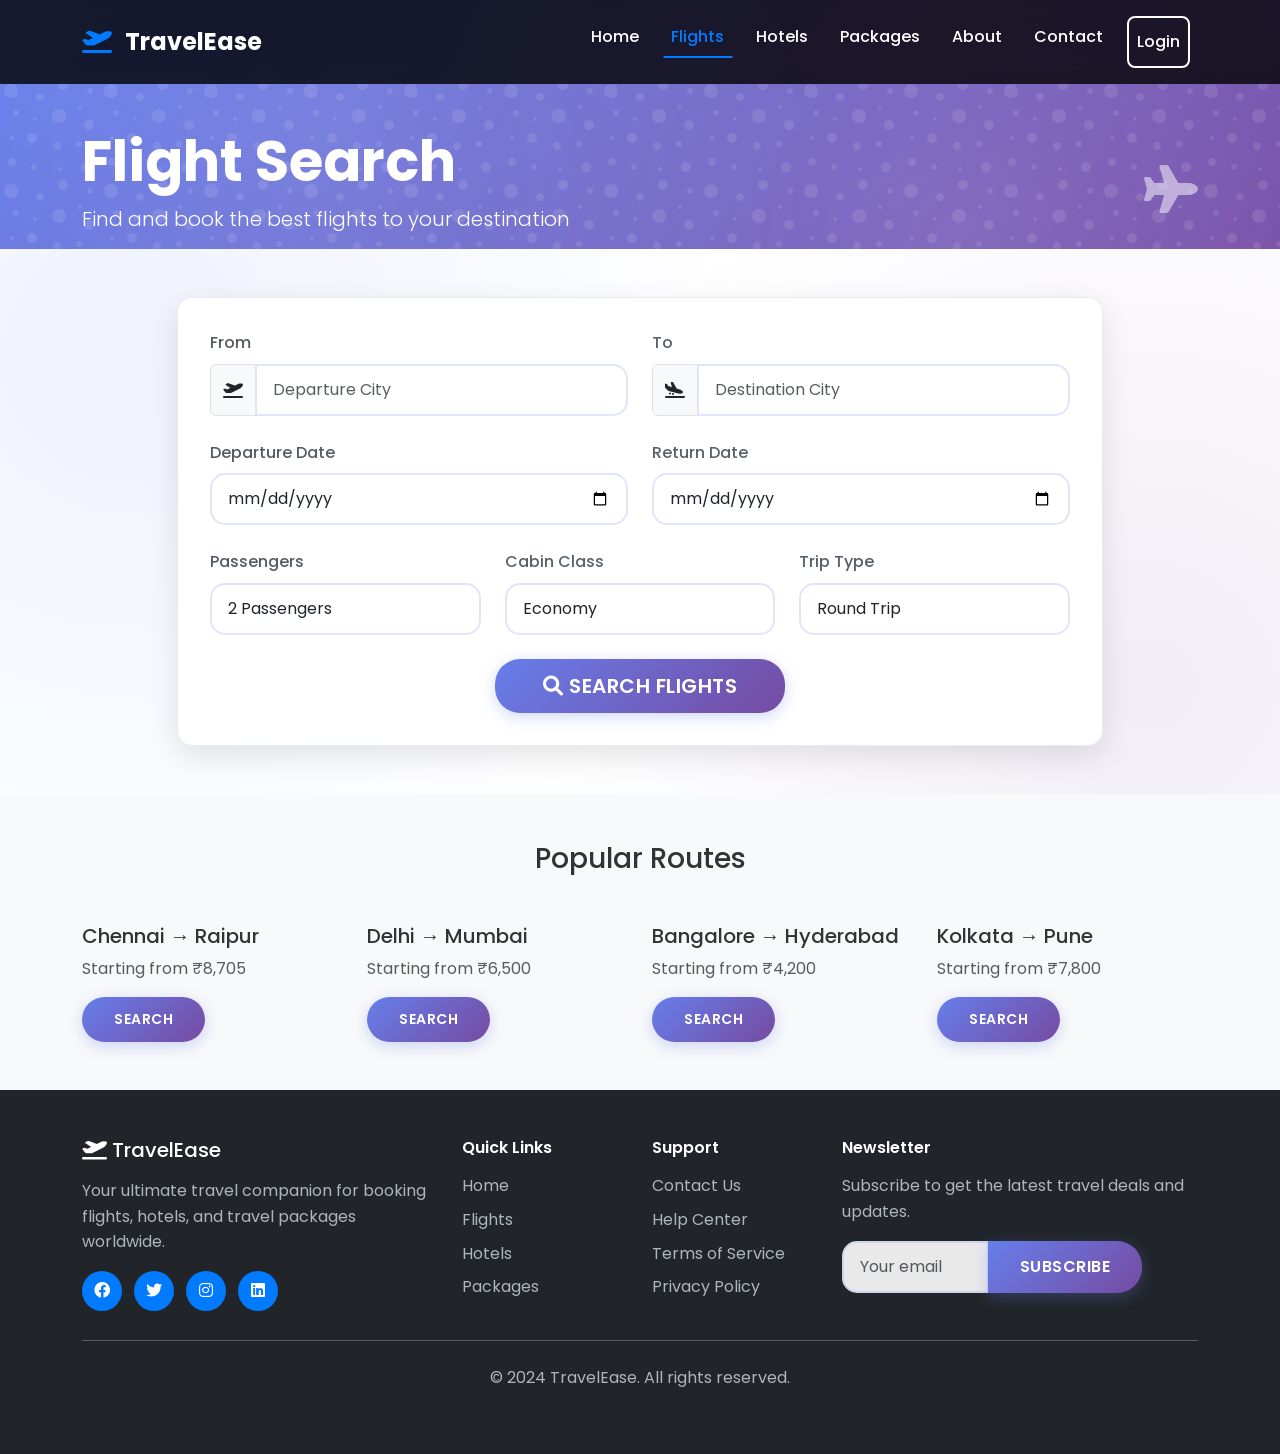
<file: flights.html>
<!DOCTYPE html>
<html lang="en">
<head>
    <meta charset="UTF-8">
    <meta name="viewport" content="width=device-width, initial-scale=1.0">
    <title>Flight Search - TravelEase</title>
    <link href="https://cdn.jsdelivr.net/npm/bootstrap@5.3.0/dist/css/bootstrap.min.css" rel="stylesheet">
    <link href="https://cdnjs.cloudflare.com/ajax/libs/font-awesome/6.0.0/css/all.min.css" rel="stylesheet">
    <link href="https://fonts.googleapis.com/css2?family=Poppins:wght@300;400;500;600;700&display=swap" rel="stylesheet">
    <link rel="stylesheet" href="styles.css">
</head>
<body>
    <!-- Floating Background Elements -->
    <div class="floating-element"></div>
    <div class="floating-element"></div>
    <div class="floating-element"></div>
    <div class="floating-element"></div>
    
    <!-- Navigation -->
    <nav class="navbar navbar-expand-lg navbar-dark fixed-top">
        <div class="container">
            <a class="navbar-brand" href="index.html">
                <i class="fas fa-plane-departure"></i> TravelEase
            </a>
            <button class="navbar-toggler" type="button" data-bs-toggle="collapse" data-bs-target="#navbarNav">
                <span class="navbar-toggler-icon"></span>
            </button>
            <div class="collapse navbar-collapse" id="navbarNav">
                <ul class="navbar-nav ms-auto">
                    <li class="nav-item">
                        <a class="nav-link" href="index.html">Home</a>
                    </li>
                    <li class="nav-item">
                        <a class="nav-link active" href="flights.html">Flights</a>
                    </li>
                    <li class="nav-item">
                        <a class="nav-link" href="hotels.html">Hotels</a>
                    </li>
                    <li class="nav-item">
                        <a class="nav-link" href="packages.html">Packages</a>
                    </li>
                    <li class="nav-item">
                        <a class="nav-link" href="index.html#about">About</a>
                    </li>
                    <li class="nav-item">
                        <a class="nav-link" href="index.html#contact">Contact</a>
                    </li>
                    <li class="nav-item">
                        <a class="nav-link btn btn-outline-light btn-sm ms-2" href="login.html">Login</a>
                    </li>
                </ul>
            </div>
        </div>
    </nav>

    <!-- Header Section -->
    <section class="page-header bg-primary text-white py-5" style="margin-top: 80px;">
        <div class="container">
            <div class="row align-items-center">
                <div class="col-lg-8">
                    <h1 class="display-4 fw-bold">Flight Search</h1>
                    <p class="lead">Find and book the best flights to your destination</p>
                </div>
                <div class="col-lg-4 text-end">
                    <i class="fas fa-plane fa-3x opacity-50"></i>
                </div>
            </div>
        </div>
    </section>

    <!-- Flight Search Form -->
    <section class="search-section py-5">
        <div class="container">
            <div class="row justify-content-center">
                <div class="col-lg-10">
                    <div class="search-card">
                        <form id="flightSearchForm">
                            <div class="row g-4">
                                <div class="col-md-6">
                                    <label class="form-label">From</label>
                                    <div class="input-group">
                                        <span class="input-group-text"><i class="fas fa-plane-departure"></i></span>
                                        <input type="text" class="form-control" id="flightFrom" placeholder="Departure City" required>
                                    </div>
                                </div>
                                <div class="col-md-6">
                                    <label class="form-label">To</label>
                                    <div class="input-group">
                                        <span class="input-group-text"><i class="fas fa-plane-arrival"></i></span>
                                        <input type="text" class="form-control" id="flightTo" placeholder="Destination City" required>
                                    </div>
                                </div>
                                <div class="col-md-6">
                                    <label class="form-label">Departure Date</label>
                                    <input type="date" class="form-control" id="departureDate" required>
                                </div>
                                <div class="col-md-6">
                                    <label class="form-label">Return Date</label>
                                    <input type="date" class="form-control" id="returnDate">
                                </div>
                                <div class="col-md-4">
                                    <label class="form-label">Passengers</label>
                                    <select class="form-select" id="passengers">
                                        <option value="1">1 Passenger</option>
                                        <option value="2" selected>2 Passengers</option>
                                        <option value="3">3 Passengers</option>
                                        <option value="4">4 Passengers</option>
                                        <option value="5">5+ Passengers</option>
                                    </select>
                                </div>
                                <div class="col-md-4">
                                    <label class="form-label">Cabin Class</label>
                                    <select class="form-select" id="cabinClass">
                                        <option value="economy">Economy</option>
                                        <option value="premium">Premium Economy</option>
                                        <option value="business">Business</option>
                                        <option value="first">First Class</option>
                                    </select>
                                </div>
                                <div class="col-md-4">
                                    <label class="form-label">Trip Type</label>
                                    <select class="form-select" id="tripType">
                                        <option value="roundtrip" selected>Round Trip</option>
                                        <option value="oneway">One Way</option>
                                        <option value="multicity">Multi-City</option>
                                    </select>
                                </div>
                            </div>
                            <div class="text-center mt-4">
                                <button type="submit" class="btn btn-primary btn-lg px-5">
                                    <i class="fas fa-search"></i> Search Flights
                                </button>
                            </div>
                        </form>
                    </div>
                </div>
            </div>
        </div>
    </section>

    <!-- Popular Routes -->
    <section class="popular-routes py-5 bg-light">
        <div class="container">
            <h3 class="text-center mb-5">Popular Routes</h3>
            <div class="row g-4">
                <div class="col-lg-3 col-md-6">
                    <div class="route-card">
                        <div class="route-info">
                            <h5>Chennai → Raipur</h5>
                            <p class="text-muted">Starting from ₹8,705</p>
                            <button class="btn btn-primary btn-sm" onclick="searchRoute('Chennai', 'Raipur')">
                                Search
                            </button>
                        </div>
                    </div>
                </div>
                <div class="col-lg-3 col-md-6">
                    <div class="route-card">
                        <div class="route-info">
                            <h5>Delhi → Mumbai</h5>
                            <p class="text-muted">Starting from ₹6,500</p>
                            <button class="btn btn-primary btn-sm" onclick="searchRoute('Delhi', 'Mumbai')">
                                Search
                            </button>
                        </div>
                    </div>
                </div>
                <div class="col-lg-3 col-md-6">
                    <div class="route-card">
                        <div class="route-info">
                            <h5>Bangalore → Hyderabad</h5>
                            <p class="text-muted">Starting from ₹4,200</p>
                            <button class="btn btn-primary btn-sm" onclick="searchRoute('Bangalore', 'Hyderabad')">
                                Search
                            </button>
                        </div>
                    </div>
                </div>
                <div class="col-lg-3 col-md-6">
                    <div class="route-card">
                        <div class="route-info">
                            <h5>Kolkata → Pune</h5>
                            <p class="text-muted">Starting from ₹7,800</p>
                            <button class="btn btn-primary btn-sm" onclick="searchRoute('Kolkata', 'Pune')">
                                Search
                            </button>
                        </div>
                    </div>
                </div>
            </div>
        </div>
    </section>

    <!-- Footer -->
    <footer class="footer bg-dark text-light py-5">
        <div class="container">
            <div class="row g-4">
                <div class="col-lg-4">
                    <h5><i class="fas fa-plane-departure"></i> TravelEase</h5>
                    <p>Your ultimate travel companion for booking flights, hotels, and travel packages worldwide.</p>
                    <div class="social-links">
                        <a href="#" class="social-link"><i class="fab fa-facebook"></i></a>
                        <a href="#" class="social-link"><i class="fab fa-twitter"></i></a>
                        <a href="#" class="social-link"><i class="fab fa-instagram"></i></a>
                        <a href="#" class="social-link"><i class="fab fa-linkedin"></i></a>
                    </div>
                </div>
                <div class="col-lg-2">
                    <h6>Quick Links</h6>
                    <ul class="list-unstyled">
                        <li><a href="index.html">Home</a></li>
                        <li><a href="flights.html">Flights</a></li>
                        <li><a href="hotels.html">Hotels</a></li>
                        <li><a href="packages.html">Packages</a></li>
                    </ul>
                </div>
                <div class="col-lg-2">
                    <h6>Support</h6>
                    <ul class="list-unstyled">
                        <li><a href="#">Contact Us</a></li>
                        <li><a href="#">Help Center</a></li>
                        <li><a href="#">Terms of Service</a></li>
                        <li><a href="#">Privacy Policy</a></li>
                    </ul>
                </div>
                <div class="col-lg-4">
                    <h6>Newsletter</h6>
                    <p>Subscribe to get the latest travel deals and updates.</p>
                    <form class="newsletter-form">
                        <div class="input-group">
                            <input type="email" class="form-control" placeholder="Your email">
                            <button class="btn btn-primary" type="submit">Subscribe</button>
                        </div>
                    </form>
                </div>
            </div>
            <hr class="my-4">
            <div class="row">
                <div class="col-12 text-center">
                    <p>&copy; 2024 TravelEase. All rights reserved.</p>
                </div>
            </div>
        </div>
    </footer>

    <!-- Scripts -->
    <script src="https://cdn.jsdelivr.net/npm/bootstrap@5.3.0/dist/js/bootstrap.bundle.min.js"></script>
    <script src="https://code.jquery.com/jquery-3.6.0.min.js"></script>
    <script src="flights.js"></script>
</body>
</html>
</file>
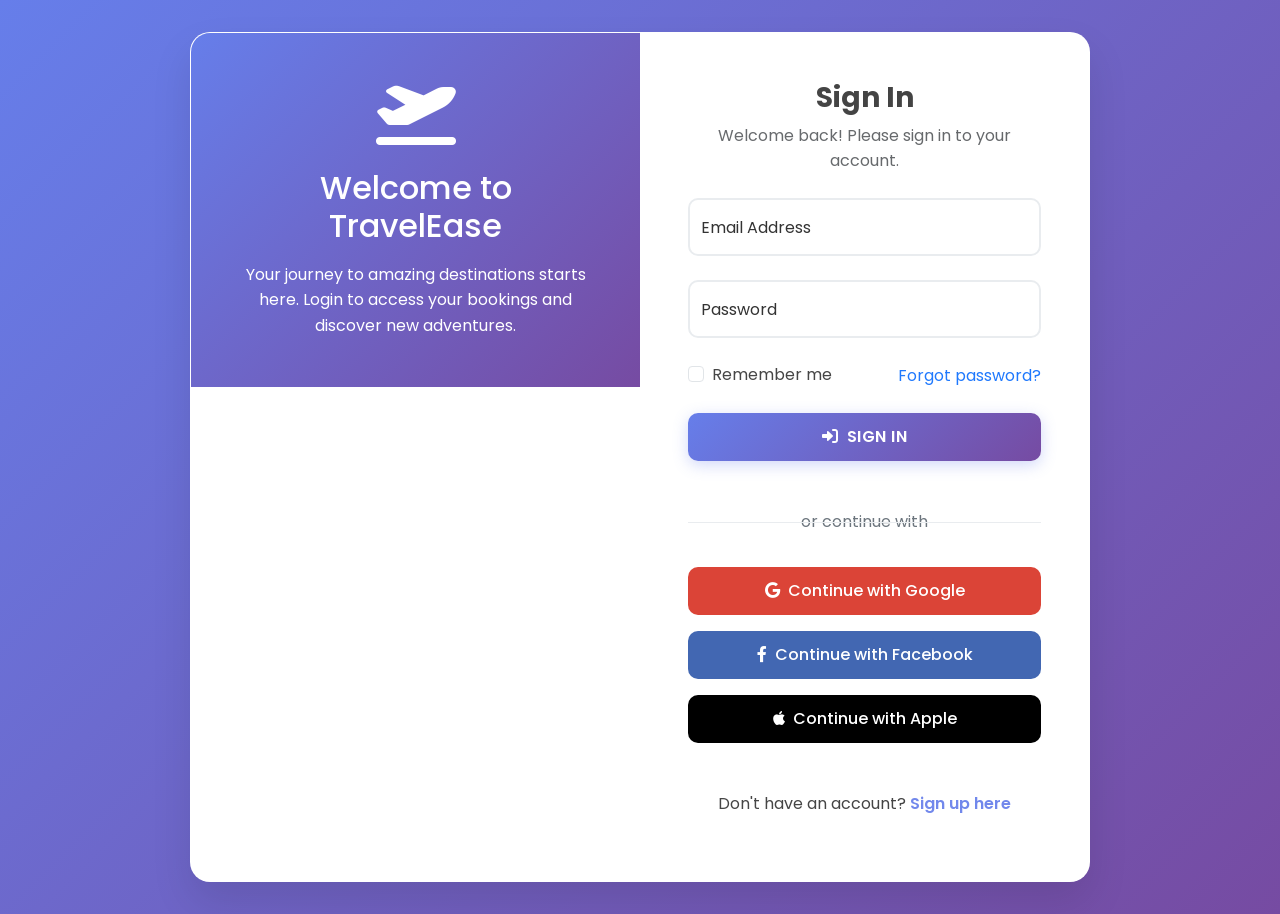
<file: login.html>
<!DOCTYPE html>
<html lang="en">
<head>
    <meta charset="UTF-8">
    <meta name="viewport" content="width=device-width, initial-scale=1.0">
    <title>Login - TravelEase</title>
    <link href="https://cdn.jsdelivr.net/npm/bootstrap@5.3.0/dist/css/bootstrap.min.css" rel="stylesheet">
    <link href="https://cdnjs.cloudflare.com/ajax/libs/font-awesome/6.0.0/css/all.min.css" rel="stylesheet">
    <link href="https://fonts.googleapis.com/css2?family=Poppins:wght@300;400;500;600;700&display=swap" rel="stylesheet">
    <link rel="stylesheet" href="styles.css">
    <style>
        .login-container {
            min-height: 100vh;
            background: linear-gradient(135deg, #667eea 0%, #764ba2 100%);
            display: flex;
            align-items: center;
            justify-content: center;
            padding: 2rem 0;
        }
        
        .login-card {
            background: white;
            border-radius: 20px;
            box-shadow: 0 20px 40px rgba(0,0,0,0.1);
            overflow: hidden;
            max-width: 900px;
            width: 100%;
        }
        
        .login-image {
            background: linear-gradient(135deg, #667eea 0%, #764ba2 100%);
            padding: 3rem;
            display: flex;
            align-items: center;
            justify-content: center;
            color: white;
            position: relative;
            overflow: hidden;
        }
        
        .login-image::before {
            content: '';
            position: absolute;
            top: 0;
            left: 0;
            right: 0;
            bottom: 0;
            background: url('https://images.unsplash.com/photo-1488646953014-85cb44e25828?w=600') center/cover;
            opacity: 0.3;
        }
        
        .login-image-content {
            position: relative;
            z-index: 2;
            text-align: center;
        }
        
        .login-form {
            padding: 3rem;
        }
        
        .form-floating {
            margin-bottom: 1.5rem;
        }
        
        .form-floating .form-control {
            border-radius: 10px;
            border: 2px solid #e9ecef;
            padding: 1rem 0.75rem;
        }
        
        .form-floating .form-control:focus {
            border-color: #667eea;
            box-shadow: 0 0 0 0.2rem rgba(102, 126, 234, 0.25);
        }
        
        .btn-login {
            background: linear-gradient(135deg, #667eea 0%, #764ba2 100%);
            border: none;
            border-radius: 10px;
            padding: 0.75rem 2rem;
            font-weight: 600;
            transition: all 0.3s ease;
        }
        
        .btn-login:hover {
            transform: translateY(-2px);
            box-shadow: 0 10px 20px rgba(102, 126, 234, 0.3);
        }
        
        .social-login {
            margin-top: 2rem;
        }
        
        .social-btn {
            width: 100%;
            margin-bottom: 1rem;
            border-radius: 10px;
            padding: 0.75rem;
            font-weight: 500;
            transition: all 0.3s ease;
        }
        
        .social-btn:hover {
            transform: translateY(-2px);
        }
        
        .btn-google {
            background: #db4437;
            color: white;
            border: none;
        }
        
        .btn-facebook {
            background: #4267B2;
            color: white;
            border: none;
        }
        
        .btn-apple {
            background: #000;
            color: white;
            border: none;
        }
        
        .divider {
            text-align: center;
            margin: 2rem 0;
            position: relative;
        }
        
        .divider::before {
            content: '';
            position: absolute;
            top: 50%;
            left: 0;
            right: 0;
            height: 1px;
            background: #e9ecef;
        }
        
        .divider span {
            background: white;
            padding: 0 1rem;
            color: #6c757d;
        }
        
        .register-link {
            text-align: center;
            margin-top: 2rem;
        }
        
        .register-link a {
            color: #667eea;
            text-decoration: none;
            font-weight: 600;
        }
        
        .register-link a:hover {
            text-decoration: underline;
        }
        
        @media (max-width: 768px) {
            .login-image {
                display: none;
            }
            
            .login-form {
                padding: 2rem;
            }
        }
    </style>
</head>
<body>
    <!-- Floating Background Elements -->
    <div class="floating-element"></div>
    <div class="floating-element"></div>
    <div class="floating-element"></div>
    <div class="floating-element"></div>
    
    <!-- Navigation -->
    <div class="login-container">
        <div class="login-card">
            <div class="row g-0">
                <div class="col-lg-6">
                    <div class="login-image">
                        <div class="login-image-content">
                            <i class="fas fa-plane-departure fa-4x mb-4"></i>
                            <h2 class="mb-3">Welcome to TravelEase</h2>
                            <p class="mb-0">Your journey to amazing destinations starts here. Login to access your bookings and discover new adventures.</p>
                        </div>
                    </div>
                </div>
                <div class="col-lg-6">
                    <div class="login-form">
                        <div class="text-center mb-4">
                            <h3 class="fw-bold">Sign In</h3>
                            <p class="text-muted">Welcome back! Please sign in to your account.</p>
                        </div>
                        
                        <form id="loginForm">
                            <div class="form-floating">
                                <input type="email" class="form-control" id="loginEmail" placeholder="Email" required>
                                <label for="loginEmail">Email Address</label>
                            </div>
                            
                            <div class="form-floating">
                                <input type="password" class="form-control" id="loginPassword" placeholder="Password" required>
                                <label for="loginPassword">Password</label>
                            </div>
                            
                            <div class="d-flex justify-content-between align-items-center mb-4">
                                <div class="form-check">
                                    <input class="form-check-input" type="checkbox" id="rememberMe">
                                    <label class="form-check-label" for="rememberMe">
                                        Remember me
                                    </label>
                                </div>
                                <a href="#" class="text-decoration-none">Forgot password?</a>
                            </div>
                            
                            <button type="submit" class="btn btn-login btn-primary w-100 mb-3">
                                <i class="fas fa-sign-in-alt me-2"></i>Sign In
                            </button>
                        </form>
                        
                        <div class="divider">
                            <span>or continue with</span>
                        </div>
                        
                        <div class="social-login">
                            <button class="btn social-btn btn-google">
                                <i class="fab fa-google me-2"></i>Continue with Google
                            </button>
                            <button class="btn social-btn btn-facebook">
                                <i class="fab fa-facebook-f me-2"></i>Continue with Facebook
                            </button>
                            <button class="btn social-btn btn-apple">
                                <i class="fab fa-apple me-2"></i>Continue with Apple
                            </button>
                        </div>
                        
                        <div class="register-link">
                            <p>Don't have an account? <a href="#" onclick="showRegisterForm()">Sign up here</a></p>
                        </div>
                    </div>
                </div>
            </div>
        </div>
    </div>

    <!-- Register Form (Hidden by default) -->
    <div id="registerForm" class="login-container" style="display: none;">
        <div class="login-card">
            <div class="row g-0">
                <div class="col-lg-6">
                    <div class="login-image">
                        <div class="login-image-content">
                            <i class="fas fa-user-plus fa-4x mb-4"></i>
                            <h2 class="mb-3">Join TravelEase</h2>
                            <p class="mb-0">Create your account and start exploring the world with us. Get exclusive deals and personalized travel recommendations.</p>
                        </div>
                    </div>
                </div>
                <div class="col-lg-6">
                    <div class="login-form">
                        <div class="text-center mb-4">
                            <h3 class="fw-bold">Create Account</h3>
                            <p class="text-muted">Join thousands of travelers worldwide</p>
                        </div>
                        
                        <form id="signupForm">
                            <div class="row">
                                <div class="col-md-6">
                                    <div class="form-floating">
                                        <input type="text" class="form-control" id="firstName" placeholder="First Name" required>
                                        <label for="firstName">First Name</label>
                                    </div>
                                </div>
                                <div class="col-md-6">
                                    <div class="form-floating">
                                        <input type="text" class="form-control" id="lastName" placeholder="Last Name" required>
                                        <label for="lastName">Last Name</label>
                                    </div>
                                </div>
                            </div>
                            
                            <div class="form-floating">
                                <input type="email" class="form-control" id="registerEmail" placeholder="Email" required>
                                <label for="registerEmail">Email Address</label>
                            </div>
                            
                            <div class="form-floating">
                                <input type="tel" class="form-control" id="phone" placeholder="Phone">
                                <label for="phone">Phone Number (Optional)</label>
                            </div>
                            
                            <div class="form-floating">
                                <input type="password" class="form-control" id="registerPassword" placeholder="Password" required>
                                <label for="registerPassword">Password</label>
                            </div>
                            
                            <div class="form-floating">
                                <input type="password" class="form-control" id="confirmPassword" placeholder="Confirm Password" required>
                                <label for="confirmPassword">Confirm Password</label>
                            </div>
                            
                            <div class="form-check mb-4">
                                <input class="form-check-input" type="checkbox" id="termsAccepted" required>
                                <label class="form-check-label" for="termsAccepted">
                                    I agree to the <a href="#" class="text-decoration-none">Terms of Service</a> and <a href="#" class="text-decoration-none">Privacy Policy</a>
                                </label>
                            </div>
                            
                            <button type="submit" class="btn btn-login btn-primary w-100 mb-3">
                                <i class="fas fa-user-plus me-2"></i>Create Account
                            </button>
                        </form>
                        
                        <div class="register-link">
                            <p>Already have an account? <a href="#" onclick="showLoginForm()">Sign in here</a></p>
                        </div>
                    </div>
                </div>
            </div>
        </div>
    </div>

    <!-- Scripts -->
    <script src="https://cdn.jsdelivr.net/npm/bootstrap@5.3.0/dist/js/bootstrap.bundle.min.js"></script>
    <script src="https://code.jquery.com/jquery-3.6.0.min.js"></script>
    <script>
        $(document).ready(function() {
            // Login form submission
            $('#loginForm').on('submit', function(e) {
                e.preventDefault();
                
                const email = $('#loginEmail').val();
                const password = $('#loginPassword').val();
                
                if (!email || !password) {
                    showAlert('Please fill in all required fields', 'danger');
                    return;
                }
                
                // Show loading
                const submitBtn = $(this).find('button[type="submit"]');
                const originalText = submitBtn.html();
                submitBtn.html('<span class="loading"></span> Signing in...');
                submitBtn.prop('disabled', true);
                
                // Simulate login
                setTimeout(function() {
                    submitBtn.html(originalText);
                    submitBtn.prop('disabled', false);
                    
                    // Store login state
                    localStorage.setItem('isLoggedIn', 'true');
                    localStorage.setItem('userEmail', email);
                    
                    showAlert('Login successful! Redirecting...', 'success');
                    
                    // Redirect to previous page or home
                    setTimeout(function() {
                        const returnUrl = new URLSearchParams(window.location.search).get('return');
                        window.location.href = returnUrl || 'index.html';
                    }, 1500);
                }, 2000);
            });
            
            // Register form submission
            $('#signupForm').on('submit', function(e) {
                e.preventDefault();
                
                const firstName = $('#firstName').val();
                const lastName = $('#lastName').val();
                const email = $('#registerEmail').val();
                const phone = $('#phone').val();
                const password = $('#registerPassword').val();
                const confirmPassword = $('#confirmPassword').val();
                
                if (!firstName || !lastName || !email || !password || !confirmPassword) {
                    showAlert('Please fill in all required fields', 'danger');
                    return;
                }
                
                if (password !== confirmPassword) {
                    showAlert('Passwords do not match', 'danger');
                    return;
                }
                
                // Show loading
                const submitBtn = $(this).find('button[type="submit"]');
                const originalText = submitBtn.html();
                submitBtn.html('<span class="loading"></span> Creating account...');
                submitBtn.prop('disabled', true);
                
                // Simulate registration
                setTimeout(function() {
                    submitBtn.html(originalText);
                    submitBtn.prop('disabled', false);
                    
                    showAlert('Account created successfully! Please sign in.', 'success');
                    showLoginForm();
                }, 2000);
            });
        });
        
        // Show alert function
        function showAlert(message, type) {
            const alertHtml = `
                <div class="alert alert-${type} alert-dismissible fade show position-fixed" style="top: 20px; right: 20px; z-index: 9999;">
                    ${message}
                    <button type="button" class="btn-close" data-bs-dismiss="alert"></button>
                </div>
            `;
            
            $('.alert').remove();
            $('body').append(alertHtml);
            
            setTimeout(function() {
                $('.alert').fadeOut();
            }, 5000);
        }
        
        // Toggle between login and register forms
        function showRegisterForm() {
            $('.login-container').hide();
            $('#registerForm').show();
        }
        
        function showLoginForm() {
            $('#registerForm').hide();
            $('.login-container').show();
        }
        
        // Check if user is already logged in
        if (localStorage.getItem('isLoggedIn') === 'true') {
            const returnUrl = new URLSearchParams(window.location.search).get('return');
            window.location.href = returnUrl || 'index.html';
        }
    </script>
</body>
</html>
</file>
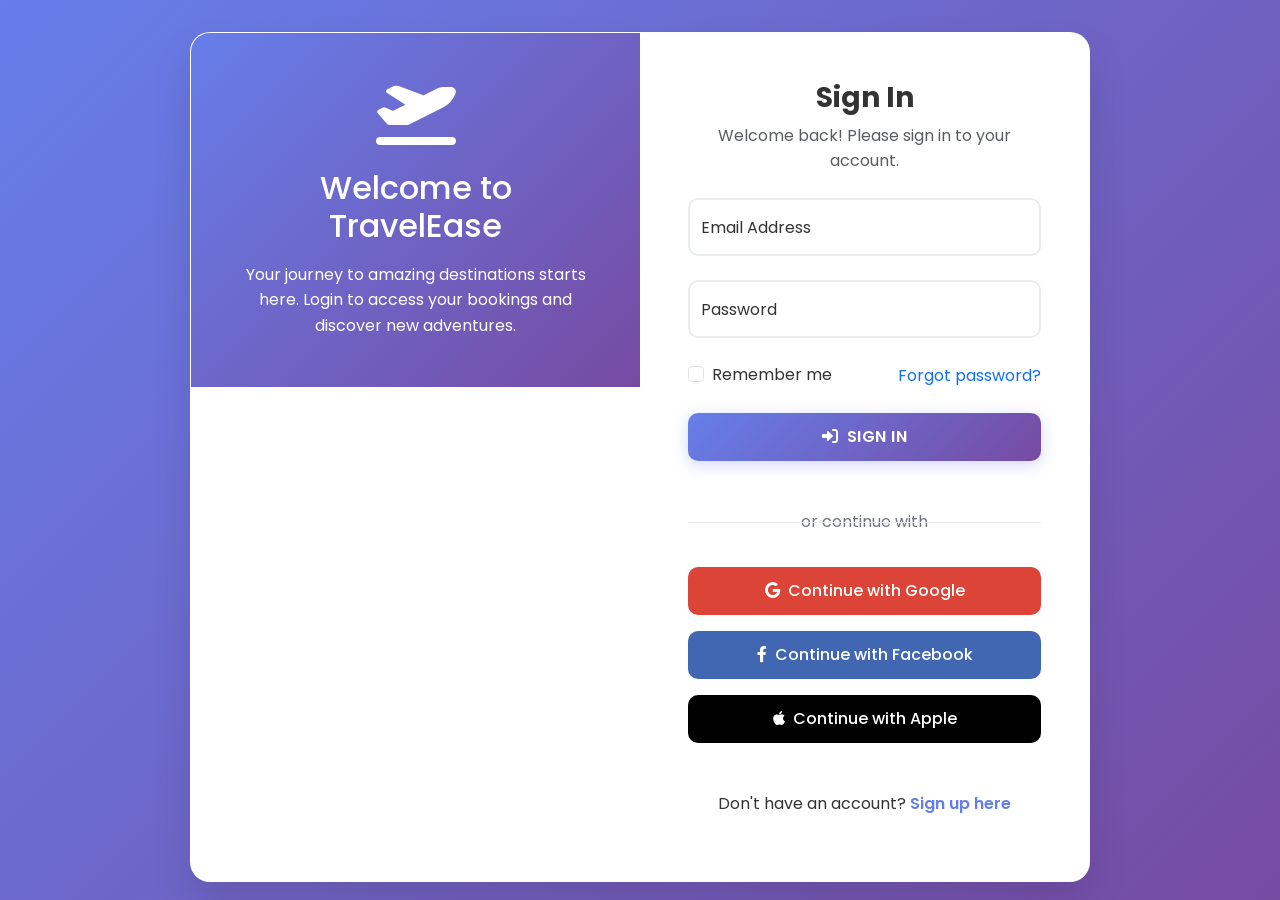
<file: payment.html>
<!DOCTYPE html>
<html lang="en">
<head>
    <meta charset="UTF-8">
    <meta name="viewport" content="width=device-width, initial-scale=1.0">
    <title>Payment - TravelEase</title>
    <link href="https://cdn.jsdelivr.net/npm/bootstrap@5.3.0/dist/css/bootstrap.min.css" rel="stylesheet">
    <link href="https://cdnjs.cloudflare.com/ajax/libs/font-awesome/6.0.0/css/all.min.css" rel="stylesheet">
    <link href="https://fonts.googleapis.com/css2?family=Poppins:wght@300;400;500;600;700&display=swap" rel="stylesheet">
    <link rel="stylesheet" href="styles.css">
    <style>
        .payment-container {
            min-height: 100vh;
            background: linear-gradient(135deg, #667eea 0%, #764ba2 100%);
            padding: 2rem 0;
        }
        
        .payment-card {
            background: white;
            border-radius: 20px;
            box-shadow: 0 20px 40px rgba(0,0,0,0.1);
            overflow: hidden;
        }
        
        .payment-header {
            background: linear-gradient(135deg, #007bff, #0056b3);
            color: white;
            padding: 2rem;
            text-align: center;
        }
        
        .payment-methods {
            padding: 2rem;
        }
        
        .payment-method {
            border: 2px solid #e9ecef;
            border-radius: 15px;
            padding: 1.5rem;
            margin-bottom: 1rem;
            cursor: pointer;
            transition: all 0.3s ease;
        }
        
        .payment-method:hover {
            border-color: #007bff;
            transform: translateY(-2px);
        }
        
        .payment-method.selected {
            border-color: #007bff;
            background: #f8f9ff;
        }
        
        .payment-method-icon {
            width: 50px;
            height: 50px;
            border-radius: 10px;
            display: flex;
            align-items: center;
            justify-content: center;
            font-size: 1.5rem;
            color: white;
            margin-bottom: 1rem;
        }
        
        .credit-card-icon {
            background: linear-gradient(135deg, #007bff, #0056b3);
        }
        
        .paypal-icon {
            background: linear-gradient(135deg, #003087, #009cde);
        }
        
        .apple-pay-icon {
            background: linear-gradient(135deg, #000, #333);
        }
        
        .google-pay-icon {
            background: linear-gradient(135deg, #4285f4, #34a853);
        }
        
        .payment-form {
            padding: 2rem;
        }
        
        .form-floating {
            margin-bottom: 1.5rem;
        }
        
        .form-floating .form-control {
            border-radius: 10px;
            border: 2px solid #e9ecef;
            padding: 1rem 0.75rem;
        }
        
        .form-floating .form-control:focus {
            border-color: #007bff;
            box-shadow: 0 0 0 0.2rem rgba(0, 123, 255, 0.25);
        }
        
        .btn-pay {
            background: linear-gradient(135deg, #28a745, #20c997);
            border: none;
            border-radius: 10px;
            padding: 1rem 2rem;
            font-weight: 600;
            font-size: 1.1rem;
            transition: all 0.3s ease;
        }
        
        .btn-pay:hover {
            transform: translateY(-2px);
            box-shadow: 0 10px 20px rgba(40, 167, 69, 0.4);
        }
        
        .order-summary {
            background: #f8f9fa;
            border-radius: 15px;
            padding: 1.5rem;
            margin-bottom: 2rem;
        }
        
        .summary-item {
            display: flex;
            justify-content: space-between;
            margin-bottom: 0.5rem;
            padding-bottom: 0.5rem;
            border-bottom: 1px solid #e9ecef;
        }
        
        .summary-item:last-child {
            border-bottom: none;
            font-weight: 600;
            font-size: 1.1rem;
            color: #007bff;
        }
        
        .security-badges {
            display: flex;
            gap: 1rem;
            justify-content: center;
            margin-top: 2rem;
        }
        
        .security-badge {
            display: flex;
            align-items: center;
            gap: 0.5rem;
            color: #28a745;
            font-size: 0.9rem;
        }
        
        .success-modal {
            display: none;
            position: fixed;
            top: 0;
            left: 0;
            width: 100%;
            height: 100%;
            background: rgba(0,0,0,0.8);
            z-index: 9999;
            align-items: center;
            justify-content: center;
        }
        
        .success-content {
            background: white;
            border-radius: 20px;
            padding: 3rem;
            text-align: center;
            max-width: 500px;
            width: 90%;
        }
        
        .success-icon {
            width: 80px;
            height: 80px;
            background: #28a745;
            border-radius: 50%;
            display: flex;
            align-items: center;
            justify-content: center;
            font-size: 2rem;
            color: white;
            margin: 0 auto 2rem;
        }
        
        .download-btn {
            background: linear-gradient(135deg, #007bff, #0056b3);
            color: white;
            border: none;
            border-radius: 10px;
            padding: 0.75rem 2rem;
            font-weight: 600;
            transition: all 0.3s ease;
        }
        
        .download-btn:hover {
            transform: translateY(-2px);
            box-shadow: 0 5px 15px rgba(0, 123, 255, 0.4);
        }
    </style>
</head>
<body>
    <!-- Floating Background Elements -->
    <div class="floating-element"></div>
    <div class="floating-element"></div>
    <div class="floating-element"></div>
    <div class="floating-element"></div>
    
    <!-- Navigation -->
    <nav class="navbar navbar-expand-lg navbar-dark fixed-top">
        <div class="container">
            <a class="navbar-brand" href="index.html">
                <i class="fas fa-plane-departure"></i> TravelEase
            </a>
            <button class="navbar-toggler" type="button" data-bs-toggle="collapse" data-bs-target="#navbarNav">
                <span class="navbar-toggler-icon"></span>
            </button>
            <div class="collapse navbar-collapse" id="navbarNav">
                <ul class="navbar-nav ms-auto">
                    <li class="nav-item">
                        <a class="nav-link" href="index.html">Home</a>
                    </li>
                    <li class="nav-item">
                        <a class="nav-link" href="flights.html">Flights</a>
                    </li>
                    <li class="nav-item">
                        <a class="nav-link" href="hotels.html">Hotels</a>
                    </li>
                    <li class="nav-item">
                        <a class="nav-link" href="packages.html">Packages</a>
                    </li>
                    <li class="nav-item">
                        <a class="nav-link" href="index.html#about">About</a>
                    </li>
                    <li class="nav-item">
                        <a class="nav-link" href="index.html#contact">Contact</a>
                    </li>
                    <li class="nav-item">
                        <a class="nav-link btn btn-outline-light btn-sm ms-2" href="login.html">Login</a>
                    </li>
                </ul>
            </div>
        </div>
    </nav>

    <!-- Payment Container -->
    <div class="payment-container" style="margin-top: 80px;">
        <div class="container">
            <div class="row justify-content-center">
                <div class="col-lg-8">
                    <div class="payment-card">
                        <!-- Payment Header -->
                        <div class="payment-header">
                            <h2 class="mb-3"><i class="fas fa-credit-card"></i> Secure Payment</h2>
                            <p class="mb-0">Complete your booking with our secure payment system</p>
                        </div>

                        <!-- Order Summary -->
                        <div class="order-summary">
                            <h5 class="mb-3">Order Summary</h5>
                            <div id="orderSummary">
                                <!-- Order summary will be populated here -->
                            </div>
                        </div>

                        <!-- Payment Methods -->
                        <div class="payment-methods">
                            <h5 class="mb-3">Choose Payment Method</h5>
                            <div class="row">
                                <div class="col-md-6">
                                    <div class="payment-method" onclick="selectPaymentMethod('credit')">
                                        <div class="payment-method-icon credit-card-icon">
                                            <i class="fas fa-credit-card"></i>
                                        </div>
                                        <h6>Credit/Debit Card</h6>
                                        <p class="text-muted mb-0">Visa, Mastercard, American Express</p>
                                    </div>
                                </div>
                                <div class="col-md-6">
                                    <div class="payment-method" onclick="selectPaymentMethod('paypal')">
                                        <div class="payment-method-icon paypal-icon">
                                            <i class="fab fa-paypal"></i>
                                        </div>
                                        <h6>PayPal</h6>
                                        <p class="text-muted mb-0">Fast and secure payment</p>
                                    </div>
                                </div>
                                <div class="col-md-6">
                                    <div class="payment-method" onclick="selectPaymentMethod('apple')">
                                        <div class="payment-method-icon apple-pay-icon">
                                            <i class="fab fa-apple-pay"></i>
                                        </div>
                                        <h6>Apple Pay</h6>
                                        <p class="text-muted mb-0">Quick and easy payment</p>
                                    </div>
                                </div>
                                <div class="col-md-6">
                                    <div class="payment-method" onclick="selectPaymentMethod('google')">
                                        <div class="payment-method-icon google-pay-icon">
                                            <i class="fab fa-google-pay"></i>
                                        </div>
                                        <h6>Google Pay</h6>
                                        <p class="text-muted mb-0">Secure digital payment</p>
                                    </div>
                                </div>
                            </div>
                        </div>

                        <!-- Credit Card Form -->
                        <div id="creditCardForm" class="payment-form" style="display: none;">
                            <h5 class="mb-3">Card Details</h5>
                            <form id="paymentForm">
                                <div class="row">
                                    <div class="col-12">
                                        <div class="form-floating">
                                            <input type="text" class="form-control" id="cardNumber" placeholder="Card Number" required>
                                            <label for="cardNumber">Card Number</label>
                                        </div>
                                    </div>
                                    <div class="col-md-6">
                                        <div class="form-floating">
                                            <input type="text" class="form-control" id="expiryDate" placeholder="MM/YY" required>
                                            <label for="expiryDate">Expiry Date</label>
                                        </div>
                                    </div>
                                    <div class="col-md-6">
                                        <div class="form-floating">
                                            <input type="text" class="form-control" id="cvv" placeholder="CVV" required>
                                            <label for="cvv">CVV</label>
                                        </div>
                                    </div>
                                    <div class="col-12">
                                        <div class="form-floating">
                                            <input type="text" class="form-control" id="cardholderName" placeholder="Cardholder Name" required>
                                            <label for="cardholderName">Cardholder Name</label>
                                        </div>
                                    </div>
                                </div>
                                
                                <div class="text-center mt-4">
                                    <button type="submit" class="btn btn-pay btn-lg">
                                        <i class="fas fa-lock"></i> Pay Securely
                                    </button>
                                </div>
                            </form>
                        </div>

                        <!-- Other Payment Methods -->
                        <div id="otherPaymentForm" class="payment-form" style="display: none;">
                            <div class="text-center">
                                <h5 class="mb-3">Complete Payment</h5>
                                <p class="mb-4">You will be redirected to complete your payment securely.</p>
                                <button class="btn btn-pay btn-lg" onclick="processPayment()">
                                    <i class="fas fa-lock"></i> Continue to Payment
                                </button>
                            </div>
                        </div>

                        <!-- Security Badges -->
                        <div class="security-badges">
                            <div class="security-badge">
                                <i class="fas fa-shield-alt"></i>
                                <span>SSL Secured</span>
                            </div>
                            <div class="security-badge">
                                <i class="fas fa-lock"></i>
                                <span>256-bit Encryption</span>
                            </div>
                            <div class="security-badge">
                                <i class="fas fa-check-circle"></i>
                                <span>PCI Compliant</span>
                            </div>
                        </div>
                    </div>
                </div>
            </div>
        </div>
    </div>

    <!-- Success Modal -->
    <div id="successModal" class="success-modal">
        <div class="success-content">
            <div class="success-icon">
                <i class="fas fa-check"></i>
            </div>
            <h3 class="mb-3">Payment Successful!</h3>
            <p class="mb-4">Your booking has been confirmed. You can now download your ticket.</p>
            <div class="d-grid gap-2">
                <button class="btn download-btn" onclick="downloadTicket()">
                    <i class="fas fa-download"></i> Download Ticket
                </button>
                <button class="btn btn-outline-secondary" onclick="goToHome()">
                    <i class="fas fa-home"></i> Back to Home
                </button>
            </div>
        </div>
    </div>

    <!-- Scripts -->
    <script src="https://cdn.jsdelivr.net/npm/bootstrap@5.3.0/dist/js/bootstrap.bundle.min.js"></script>
    <script src="https://code.jquery.com/jquery-3.6.0.min.js"></script>
    <script>
        let selectedPaymentMethod = '';
        let bookingType = '';

        $(document).ready(function() {
            // Check if user is logged in
            if (localStorage.getItem('isLoggedIn') !== 'true') {
                window.location.href = 'login.html?return=payment.html';
                return;
            }

            // Get booking type from URL
            const urlParams = new URLSearchParams(window.location.search);
            bookingType = urlParams.get('type') || 'flight';

            // Load order summary
            loadOrderSummary();
        });

        function loadOrderSummary() {
            let summaryHtml = '';
            
            if (bookingType === 'flight') {
                const selectedFlight = JSON.parse(localStorage.getItem('selectedFlight') || '{}');
                const totalPrice = selectedFlight.price * 2; // 2 passengers
                
                summaryHtml = `
                    <div class="summary-item">
                        <span>Flight:</span>
                        <span>${selectedFlight.airline} ${selectedFlight.flightNumber}</span>
                    </div>
                    <div class="summary-item">
                        <span>Route:</span>
                        <span>${selectedFlight.from} → ${selectedFlight.to}</span>
                    </div>
                    <div class="summary-item">
                        <span>Date:</span>
                        <span>March 15, 2024</span>
                    </div>
                    <div class="summary-item">
                        <span>Passengers:</span>
                        <span>2 Adults</span>
                    </div>
                    <div class="summary-item">
                        <span>Base Fare:</span>
                        <span>$${selectedFlight.price}</span>
                    </div>
                    <div class="summary-item">
                        <span>Taxes & Fees:</span>
                        <span>$45</span>
                    </div>
                    <div class="summary-item">
                        <span>Total:</span>
                        <span>$${totalPrice + 45}</span>
                    </div>
                `;
            } else if (bookingType === 'hotel') {
                summaryHtml = `
                    <div class="summary-item">
                        <span>Hotel:</span>
                        <span>Grand Plaza Hotel</span>
                    </div>
                    <div class="summary-item">
                        <span>Location:</span>
                        <span>New York, NY</span>
                    </div>
                    <div class="summary-item">
                        <span>Check-in:</span>
                        <span>March 15, 2024</span>
                    </div>
                    <div class="summary-item">
                        <span>Check-out:</span>
                        <span>March 18, 2024</span>
                    </div>
                    <div class="summary-item">
                        <span>Guests:</span>
                        <span>2 Adults</span>
                    </div>
                    <div class="summary-item">
                        <span>Room Rate:</span>
                        <span>$199/night</span>
                    </div>
                    <div class="summary-item">
                        <span>Taxes & Fees:</span>
                        <span>$30</span>
                    </div>
                    <div class="summary-item">
                        <span>Total:</span>
                        <span>$627</span>
                    </div>
                `;
            }

            $('#orderSummary').html(summaryHtml);
        }

        function selectPaymentMethod(method) {
            selectedPaymentMethod = method;
            
            // Remove previous selection
            $('.payment-method').removeClass('selected');
            
            // Add selection to clicked method
            $(`.payment-method`).each(function() {
                if ($(this).find('h6').text().toLowerCase().includes(method)) {
                    $(this).addClass('selected');
                }
            });

            // Show appropriate form
            if (method === 'credit') {
                $('#creditCardForm').show();
                $('#otherPaymentForm').hide();
            } else {
                $('#creditCardForm').hide();
                $('#otherPaymentForm').show();
            }
        }

        // Payment form submission
        $('#paymentForm').on('submit', function(e) {
            e.preventDefault();
            
            const cardNumber = $('#cardNumber').val();
            const expiryDate = $('#expiryDate').val();
            const cvv = $('#cvv').val();
            const cardholderName = $('#cardholderName').val();
            
            if (!cardNumber || !expiryDate || !cvv || !cardholderName) {
                showAlert('Please fill in all card details', 'danger');
                return;
            }
            
            processPayment();
        });

        function processPayment() {
            // Show loading
            const submitBtn = $('.btn-pay');
            const originalText = submitBtn.html();
            submitBtn.html('<span class="loading"></span> Processing...');
            submitBtn.prop('disabled', true);
            
            // Simulate payment processing
            setTimeout(function() {
                submitBtn.html(originalText);
                submitBtn.prop('disabled', false);
                
                // Show success modal
                $('#successModal').show();
            }, 3000);
        }

        function downloadTicket() {
            // Generate ticket content
            const selectedFlight = JSON.parse(localStorage.getItem('selectedFlight') || '{}');
            const ticketContent = `
                TRAVEL EASE - FLIGHT TICKET
                ================================
                
                Passenger: John Doe
                Flight: ${selectedFlight.airline} ${selectedFlight.flightNumber}
                From: ${selectedFlight.from}
                To: ${selectedFlight.to}
                Date: March 15, 2024
                Departure: ${selectedFlight.departure}
                Arrival: ${selectedFlight.arrival}
                Duration: ${selectedFlight.duration}
                Seat: 12A
                Booking Reference: TRV-${Date.now().toString().slice(-6)}
                
                ================================
                Total Paid: $${(selectedFlight.price * 2) + 45}
                Payment Method: Credit Card
                Status: Confirmed
                
                Thank you for choosing TravelEase!
            `;
            
            // Create and download file
            const blob = new Blob([ticketContent], { type: 'text/plain' });
            const url = window.URL.createObjectURL(blob);
            const a = document.createElement('a');
            a.href = url;
            a.download = `flight-ticket-${Date.now()}.txt`;
            document.body.appendChild(a);
            a.click();
            window.URL.revokeObjectURL(url);
            document.body.removeChild(a);
            
            showAlert('Ticket downloaded successfully!', 'success');
        }

        function goToHome() {
            window.location.href = 'index.html';
        }

        // Show alert function
        function showAlert(message, type) {
            const alertHtml = `
                <div class="alert alert-${type} alert-dismissible fade show position-fixed" style="top: 20px; right: 20px; z-index: 9999;">
                    ${message}
                    <button type="button" class="btn-close" data-bs-dismiss="alert"></button>
                </div>
            `;
            
            $('.alert').remove();
            $('body').append(alertHtml);
            
            setTimeout(function() {
                $('.alert').fadeOut();
            }, 5000);
        }

        // Card number formatting
        $('#cardNumber').on('input', function() {
            let value = $(this).val().replace(/\D/g, '');
            value = value.replace(/(\d{4})(?=\d)/g, '$1 ');
            $(this).val(value.substring(0, 19));
        });

        // Expiry date formatting
        $('#expiryDate').on('input', function() {
            let value = $(this).val().replace(/\D/g, '');
            if (value.length >= 2) {
                value = value.substring(0, 2) + '/' + value.substring(2, 4);
            }
            $(this).val(value.substring(0, 5));
        });

        // CVV formatting
        $('#cvv').on('input', function() {
            let value = $(this).val().replace(/\D/g, '');
            $(this).val(value.substring(0, 4));
        });
    </script>
</body>
</html>
</file>
<file: styles.css>
/* Global Styles */
* {
    margin: 0;
    padding: 0;
    box-sizing: border-box;
}

body {
    font-family: 'Poppins', sans-serif;
    line-height: 1.6;
    color: #333;
}

/* Unique Background Styling */
body {
    background: linear-gradient(135deg, #667eea 0%, #764ba2 100%);
    position: relative;
    overflow-x: hidden;
}

body::before {
    content: '';
    position: fixed;
    top: 0;
    left: 0;
    width: 100%;
    height: 100%;
    background: 
        radial-gradient(circle at 20% 80%, rgba(120, 119, 198, 0.3) 0%, transparent 50%),
        radial-gradient(circle at 80% 20%, rgba(255, 119, 198, 0.3) 0%, transparent 50%),
        radial-gradient(circle at 40% 40%, rgba(120, 219, 255, 0.2) 0%, transparent 50%);
    z-index: -1;
    animation: backgroundShift 20s ease-in-out infinite;
}

body::after {
    content: '';
    position: fixed;
    top: 0;
    left: 0;
    width: 100%;
    height: 100%;
    background-image: 
        url("data:image/svg+xml,%3Csvg width='60' height='60' viewBox='0 0 60 60' xmlns='http://www.w3.org/2000/svg'%3E%3Cg fill='none' fill-rule='evenodd'%3E%3Cg fill='%23ffffff' fill-opacity='0.05'%3E%3Ccircle cx='30' cy='30' r='2'/%3E%3C/g%3E%3C/g%3E%3C/svg%3E");
    z-index: -1;
    animation: patternMove 30s linear infinite;
}

@keyframes backgroundShift {
    0%, 100% {
        transform: translateX(0) translateY(0);
    }
    25% {
        transform: translateX(-10px) translateY(-10px);
    }
    50% {
        transform: translateX(10px) translateY(-5px);
    }
    75% {
        transform: translateX(-5px) translateY(10px);
    }
}

@keyframes patternMove {
    0% {
        transform: translateX(0) translateY(0);
    }
    100% {
        transform: translateX(60px) translateY(60px);
    }
}

/* Enhanced Hero Section Background */
.hero-section {
    background: linear-gradient(135deg, rgba(102, 126, 234, 0.9) 0%, rgba(118, 75, 162, 0.9) 100%);
    position: relative;
    overflow: hidden;
}

.hero-section::before {
    content: '';
    position: absolute;
    top: 0;
    left: 0;
    width: 100%;
    height: 100%;
    background: 
        radial-gradient(circle at 25% 25%, rgba(255, 255, 255, 0.1) 0%, transparent 50%),
        radial-gradient(circle at 75% 75%, rgba(255, 255, 255, 0.1) 0%, transparent 50%);
    animation: heroGlow 8s ease-in-out infinite;
}

.hero-section::after {
    content: '';
    position: absolute;
    top: 0;
    left: 0;
    width: 100%;
    height: 100%;
    background-image: 
        url("data:image/svg+xml,%3Csvg width='100' height='100' viewBox='0 0 100 100' xmlns='http://www.w3.org/2000/svg'%3E%3Cpath d='M11 18c3.866 0 7-3.134 7-7s-3.134-7-7-7-7 3.134-7 7 3.134 7 7 7zm48 25c3.866 0 7-3.134 7-7s-3.134-7-7-7-7 3.134-7 7 3.134 7 7 7zm-43-7c1.657 0 3-1.343 3-3s-1.343-3-3-3-3 1.343-3 3 1.343 3 3 3zm63 31c1.657 0 3-1.343 3-3s-1.343-3-3-3-3 1.343-3 3 1.343 3 3 3zM34 90c1.657 0 3-1.343 3-3s-1.343-3-3-3-3 1.343-3 3 1.343 3 3 3zm56-76c1.657 0 3-1.343 3-3s-1.343-3-3-3-3 1.343-3 3 1.343 3 3 3zM12 86c2.21 0 4-1.79 4-4s-1.79-4-4-4-4 1.79-4 4 1.79 4 4 4zm28-65c2.21 0 4-1.79 4-4s-1.79-4-4-4-4 1.79-4 4 1.79 4 4 4zm23-11c2.76 0 5-2.24 5-5s-2.24-5-5-5-5 2.24-5 5 2.24 5 5 5zm-6 60c2.21 0 4-1.79 4-4s-1.79-4-4-4-4 1.79-4 4 1.79 4 4 4zm29 22c2.76 0 5-2.24 5-5s-2.24-5-5-5-5 2.24-5 5 2.24 5 5 5zM32 63c2.76 0 5-2.24 5-5s-2.24-5-5-5-5 2.24-5 5 2.24 5 5 5zm57-13c2.76 0 5-2.24 5-5s-2.24-5-5-5-5 2.24-5 5 2.24 5 5 5zm-9-21c1.105 0 2-.895 2-2s-.895-2-2-2-2 .895-2 2 .895 2 2 2zM60 91c1.105 0 2-.895 2-2s-.895-2-2-2-2 .895-2 2 .895 2 2 2zM35 41c1.105 0 2-.895 2-2s-.895-2-2-2-2 .895-2 2 .895 2 2 2zM12 60c1.105 0 2-.895 2-2s-.895-2-2-2-2 .895-2 2 .895 2 2 2z' fill='%23ffffff' fill-opacity='0.1'/%3E%3C/svg%3E");
    animation: heroPattern 20s linear infinite;
}

@keyframes heroGlow {
    0%, 100% {
        opacity: 0.3;
        transform: scale(1);
    }
    50% {
        opacity: 0.6;
        transform: scale(1.1);
    }
}

@keyframes heroPattern {
    0% {
        transform: translateX(0) translateY(0) rotate(0deg);
    }
    100% {
        transform: translateX(-100px) translateY(-100px) rotate(360deg);
    }
}

/* Enhanced Search Section Background */
.search-section {
    background: linear-gradient(135deg, rgba(255, 255, 255, 0.95) 0%, rgba(248, 249, 250, 0.95) 100%);
    position: relative;
    backdrop-filter: blur(10px);
}

.search-section::before {
    content: '';
    position: absolute;
    top: 0;
    left: 0;
    width: 100%;
    height: 100%;
    background: 
        radial-gradient(circle at 10% 20%, rgba(102, 126, 234, 0.1) 0%, transparent 50%),
        radial-gradient(circle at 90% 80%, rgba(118, 75, 162, 0.1) 0%, transparent 50%);
    z-index: -1;
}

/* Enhanced Search Card */
.search-card {
    background: linear-gradient(135deg, rgba(255, 255, 255, 0.9) 0%, rgba(248, 249, 250, 0.9) 100%);
    backdrop-filter: blur(15px);
    border: 1px solid rgba(255, 255, 255, 0.2);
    box-shadow: 
        0 20px 40px rgba(0, 0, 0, 0.1),
        0 0 0 1px rgba(255, 255, 255, 0.1);
    position: relative;
    overflow: hidden;
}

.search-card::before {
    content: '';
    position: absolute;
    top: -50%;
    left: -50%;
    width: 200%;
    height: 200%;
    background: linear-gradient(45deg, transparent, rgba(255, 255, 255, 0.1), transparent);
    transform: rotate(45deg);
    animation: cardShine 3s ease-in-out infinite;
}

@keyframes cardShine {
    0% {
        transform: translateX(-100%) translateY(-100%) rotate(45deg);
    }
    100% {
        transform: translateX(100%) translateY(100%) rotate(45deg);
    }
}

/* Navigation */
.navbar {
    background: rgba(0, 0, 0, 0.8);
    backdrop-filter: blur(10px);
    transition: all 0.3s ease;
    padding: 1rem 0;
}

.navbar-brand {
    font-size: 1.5rem;
    font-weight: 700;
    color: #fff !important;
}

.navbar-brand i {
    color: #007bff;
    margin-right: 0.5rem;
}

.nav-link {
    color: #fff !important;
    font-weight: 500;
    margin: 0 0.5rem;
    transition: color 0.3s ease;
}

.nav-link:hover {
    color: #007bff !important;
}

.nav-link.active {
    color: #007bff !important;
}

/* Hero Section */
.hero-section {
    background: linear-gradient(135deg, #667eea 0%, #764ba2 100%);
    position: relative;
    overflow: hidden;
    min-height: 100vh;
    display: flex;
    align-items: center;
}

.hero-section::before {
    content: '';
    position: absolute;
    top: 0;
    left: 0;
    right: 0;
    bottom: 0;
    background: url('https://images.unsplash.com/photo-1488646953014-85cb44e25828?w=1920') center/cover;
    opacity: 0.3;
    z-index: 1;
}

.hero-overlay {
    position: absolute;
    top: 0;
    left: 0;
    right: 0;
    bottom: 0;
    background: rgba(0, 0, 0, 0.4);
    z-index: 2;
}

.hero-section .container {
    position: relative;
    z-index: 3;
}

.hero-title {
    font-size: 3.5rem;
    font-weight: 700;
    color: #fff;
    margin-bottom: 1rem;
    animation: fadeInUp 1s ease;
}

.hero-subtitle {
    font-size: 1.2rem;
    color: #fff;
    margin-bottom: 2rem;
    opacity: 0.9;
    animation: fadeInUp 1s ease 0.2s both;
}

.hero-buttons {
    animation: fadeInUp 1s ease 0.4s both;
}

/* Search Section */
.search-section {
    background: #fff;
    margin-top: -50px;
    position: relative;
    z-index: 10;
}

.search-card {
    background: #fff;
    border-radius: 15px;
    box-shadow: 0 10px 30px rgba(0, 0, 0, 0.1);
    padding: 2rem;
    border: 1px solid #e9ecef;
}

.nav-tabs {
    border-bottom: 2px solid #e9ecef;
    margin-bottom: 2rem;
}

.nav-tabs .nav-link {
    border: none;
    color: #6c757d !important;
    font-weight: 500;
    padding: 1rem 1.5rem;
    border-radius: 0;
    transition: all 0.3s ease;
}

.nav-tabs .nav-link.active {
    color: #007bff !important;
    background: none;
    border-bottom: 2px solid #007bff;
}

.nav-tabs .nav-link:hover {
    color: #007bff !important;
    border-bottom: 2px solid #007bff;
}

.nav-tabs .nav-link i {
    margin-right: 0.5rem;
}

/* Form Styles */
.form-label {
    font-weight: 500;
    color: #495057;
    margin-bottom: 0.5rem;
}

.form-control, .form-select {
    border: 2px solid #e9ecef;
    border-radius: 8px;
    padding: 0.75rem 1rem;
    transition: all 0.3s ease;
}

.form-control:focus, .form-select:focus {
    border-color: #007bff;
    box-shadow: 0 0 0 0.2rem rgba(0, 123, 255, 0.25);
}

/* Destinations Section */
.destinations-section {
    background: #f8f9fa;
}

.section-title {
    font-size: 2.5rem;
    font-weight: 700;
    color: #333;
    margin-bottom: 1rem;
}

.section-subtitle {
    font-size: 1.1rem;
    color: #6c757d;
    margin-bottom: 3rem;
}

.destination-card {
    background: #fff;
    border-radius: 15px;
    overflow: hidden;
    box-shadow: 0 5px 15px rgba(0, 0, 0, 0.1);
    transition: all 0.3s ease;
    height: 300px;
}

.destination-card:hover {
    transform: translateY(-10px);
    box-shadow: 0 15px 30px rgba(0, 0, 0, 0.2);
}

.destination-image {
    position: relative;
    height: 100%;
    overflow: hidden;
}

.destination-image img {
    width: 100%;
    height: 100%;
    object-fit: cover;
    transition: transform 0.3s ease;
}

.destination-card:hover .destination-image img {
    transform: scale(1.1);
}

.destination-overlay {
    position: absolute;
    bottom: 0;
    left: 0;
    right: 0;
    background: linear-gradient(transparent, rgba(0, 0, 0, 0.8));
    color: #fff;
    padding: 2rem 1.5rem 1.5rem;
    transform: translateY(100%);
    transition: transform 0.3s ease;
}

.destination-card:hover .destination-overlay {
    transform: translateY(0);
}

.destination-overlay h4 {
    font-size: 1.25rem;
    font-weight: 600;
    margin-bottom: 0.5rem;
}

.destination-overlay p {
    font-size: 0.9rem;
    opacity: 0.9;
    margin-bottom: 1rem;
}

/* Features Section */
.features-section {
    background: #f8f9fa;
}

.feature-card {
    background: #fff;
    padding: 2rem;
    border-radius: 15px;
    box-shadow: 0 5px 15px rgba(0, 0, 0, 0.1);
    transition: all 0.3s ease;
    height: 100%;
}

.feature-card:hover {
    transform: translateY(-5px);
    box-shadow: 0 10px 25px rgba(0, 0, 0, 0.15);
}

.feature-icon {
    width: 80px;
    height: 80px;
    background: linear-gradient(135deg, #007bff, #0056b3);
    border-radius: 50%;
    display: flex;
    align-items: center;
    justify-content: center;
    margin: 0 auto 1.5rem;
    color: #fff;
    font-size: 2rem;
}

.feature-card h4 {
    font-size: 1.25rem;
    font-weight: 600;
    margin-bottom: 1rem;
    color: #333;
}

.feature-card p {
    color: #6c757d;
    line-height: 1.6;
}

/* Footer */
.footer {
    background: #1a1a1a;
}

.footer h5 {
    color: #fff;
    margin-bottom: 1rem;
}

.footer h6 {
    color: #fff;
    margin-bottom: 1rem;
    font-weight: 600;
}

.footer p {
    color: #adb5bd;
    line-height: 1.6;
}

.footer ul {
    list-style: none;
}

.footer ul li {
    margin-bottom: 0.5rem;
}

.footer ul li a {
    color: #adb5bd;
    text-decoration: none;
    transition: color 0.3s ease;
}

.footer ul li a:hover {
    color: #007bff;
}

.social-links {
    margin-top: 1rem;
}

.social-link {
    display: inline-block;
    width: 40px;
    height: 40px;
    background: #007bff;
    color: #fff;
    text-align: center;
    line-height: 40px;
    border-radius: 50%;
    margin-right: 0.5rem;
    transition: all 0.3s ease;
}

.social-link:hover {
    background: #0056b3;
    color: #fff;
    transform: translateY(-2px);
}

.newsletter-form .input-group {
    max-width: 300px;
}

/* Modal Styles */
.modal-content {
    border-radius: 15px;
    border: none;
    box-shadow: 0 10px 30px rgba(0, 0, 0, 0.2);
}

.modal-header {
    border-bottom: 1px solid #e9ecef;
    padding: 1.5rem;
}

.modal-body {
    padding: 1.5rem;
}

/* Buttons */
.btn {
    border-radius: 8px;
    font-weight: 500;
    padding: 0.75rem 1.5rem;
    transition: all 0.3s ease;
}

.btn-primary {
    background: linear-gradient(135deg, #007bff, #0056b3);
    border: none;
}

.btn-primary:hover {
    background: linear-gradient(135deg, #0056b3, #004085);
    transform: translateY(-2px);
    box-shadow: 0 5px 15px rgba(0, 123, 255, 0.4);
}

.btn-outline-light {
    border: 2px solid #fff;
    color: #fff;
}

.btn-outline-light:hover {
    background: #fff;
    color: #007bff;
    transform: translateY(-2px);
}

/* Animations */
@keyframes fadeInUp {
    from {
        opacity: 0;
        transform: translateY(30px);
    }
    to {
        opacity: 1;
        transform: translateY(0);
    }
}

@keyframes slideInLeft {
    from {
        opacity: 0;
        transform: translateX(-30px);
    }
    to {
        opacity: 1;
        transform: translateX(0);
    }
}

@keyframes slideInRight {
    from {
        opacity: 0;
        transform: translateX(30px);
    }
    to {
        opacity: 1;
        transform: translateX(0);
    }
}

/* Responsive Design */
@media (max-width: 768px) {
    .hero-title {
        font-size: 2.5rem;
    }
    
    .hero-subtitle {
        font-size: 1rem;
    }
    
    .section-title {
        font-size: 2rem;
    }
    
    .search-card {
        padding: 1.5rem;
    }
    
    .nav-tabs .nav-link {
        padding: 0.75rem 1rem;
        font-size: 0.9rem;
    }
    
    .destination-card {
        height: 250px;
    }
    
    .feature-card {
        padding: 1.5rem;
    }
    
    .feature-icon {
        width: 60px;
        height: 60px;
        font-size: 1.5rem;
    }
}

@media (max-width: 576px) {
    .hero-title {
        font-size: 2rem;
    }
    
    .hero-buttons .btn {
        display: block;
        width: 100%;
        margin-bottom: 1rem;
    }
    
    .search-card {
        padding: 1rem;
    }
    
    .nav-tabs {
        flex-direction: column;
    }
    
    .nav-tabs .nav-link {
        border-radius: 8px;
        margin-bottom: 0.5rem;
    }
}

/* Loading Animation */
.loading {
    display: inline-block;
    width: 20px;
    height: 20px;
    border: 3px solid #f3f3f3;
    border-top: 3px solid #007bff;
    border-radius: 50%;
    animation: spin 1s linear infinite;
}

@keyframes spin {
    0% { transform: rotate(0deg); }
    100% { transform: rotate(360deg); }
}

/* Success/Error Messages */
.alert {
    border-radius: 8px;
    border: none;
    padding: 1rem 1.5rem;
    margin-bottom: 1rem;
}

.alert-success {
    background: #d4edda;
    color: #155724;
}

.alert-danger {
    background: #f8d7da;
    color: #721c24;
}

/* Custom Scrollbar */
::-webkit-scrollbar {
    width: 8px;
}

::-webkit-scrollbar-track {
    background: #f1f1f1;
}

::-webkit-scrollbar-thumb {
    background: #007bff;
    border-radius: 4px;
}

::-webkit-scrollbar-thumb:hover {
    background: #0056b3;
}

/* Smooth Scrolling */
html {
    scroll-behavior: smooth;
}

/* Focus Styles */
.btn:focus, .form-control:focus, .form-select:focus {
    outline: none;
    box-shadow: 0 0 0 0.2rem rgba(0, 123, 255, 0.25);
}

/* Print Styles */
@media print {
    .navbar, .footer, .search-section {
        display: none;
    }
    
    .hero-section {
        min-height: auto;
        padding: 2rem 0;
    }
} 

/* About Section */
.about-section {
    background: #fff;
}

.about-image img {
    border-radius: 15px;
    box-shadow: 0 10px 30px rgba(0,0,0,0.1);
}

.stat-item {
    text-align: center;
    padding: 1rem;
    background: #f8f9fa;
    border-radius: 10px;
    margin-bottom: 1rem;
}

.stat-item h3 {
    font-size: 2rem;
    font-weight: 700;
    margin-bottom: 0.5rem;
}

.stat-item p {
    color: #6c757d;
    margin: 0;
}

/* Testimonials Section */
.testimonial-card {
    background: white;
    padding: 2rem;
    border-radius: 15px;
    box-shadow: 0 5px 15px rgba(0,0,0,0.1);
    transition: all 0.3s ease;
    height: 100%;
}

.testimonial-card:hover {
    transform: translateY(-5px);
    box-shadow: 0 10px 25px rgba(0,0,0,0.15);
}

.testimonial-content {
    margin-bottom: 1.5rem;
}

.testimonial-content p {
    font-style: italic;
    color: #6c757d;
    line-height: 1.6;
}

.testimonial-author {
    display: flex;
    align-items: center;
    gap: 1rem;
}

.author-image {
    width: 60px;
    height: 60px;
    border-radius: 50%;
    object-fit: cover;
}

.author-info h5 {
    margin: 0;
    font-size: 1rem;
    color: #333;
}

.author-info p {
    margin: 0;
    color: #6c757d;
    font-size: 0.9rem;
}

.rating {
    margin-top: 0.5rem;
}

/* Contact Section */
.contact-section {
    background: #f8f9fa;
}

.contact-info {
    background: white;
    padding: 2rem;
    border-radius: 15px;
    box-shadow: 0 5px 15px rgba(0,0,0,0.1);
    height: 100%;
}

.contact-info h4 {
    margin-bottom: 1.5rem;
    color: #333;
}

.contact-item {
    display: flex;
    align-items: flex-start;
    gap: 1rem;
    margin-bottom: 1.5rem;
}

.contact-item i {
    color: #007bff;
    font-size: 1.2rem;
    margin-top: 0.25rem;
}

.contact-item h6 {
    margin: 0;
    color: #333;
    font-weight: 600;
}

.contact-item p {
    margin: 0;
    color: #6c757d;
    line-height: 1.4;
}

.contact-form {
    background: white;
    padding: 2rem;
    border-radius: 15px;
    box-shadow: 0 5px 15px rgba(0,0,0,0.1);
}

.contact-form h4 {
    margin-bottom: 1.5rem;
    color: #333;
}

/* Responsive adjustments for new sections */
@media (max-width: 768px) {
    .stat-item h3 {
        font-size: 1.5rem;
    }
    
    .testimonial-card {
        padding: 1.5rem;
    }
    
    .contact-info,
    .contact-form {
        padding: 1.5rem;
    }
    
    .contact-item {
        flex-direction: column;
        gap: 0.5rem;
    }
}

/* Enhanced navigation styles */
.navbar-nav .nav-link {
    position: relative;
    transition: all 0.3s ease;
}

.navbar-nav .nav-link::after {
    content: '';
    position: absolute;
    bottom: 0;
    left: 50%;
    width: 0;
    height: 2px;
    background: #007bff;
    transition: all 0.3s ease;
    transform: translateX(-50%);
}

.navbar-nav .nav-link:hover::after,
.navbar-nav .nav-link.active::after {
    width: 100%;
}

/* Enhanced button styles */
.btn {
    position: relative;
    overflow: hidden;
    transition: all 0.3s ease;
}

.btn::before {
    content: '';
    position: absolute;
    top: 0;
    left: -100%;
    width: 100%;
    height: 100%;
    background: linear-gradient(90deg, transparent, rgba(255,255,255,0.2), transparent);
    transition: left 0.5s;
}

.btn:hover::before {
    left: 100%;
}

/* Enhanced card hover effects */
.feature-card,
.destination-card,
.testimonial-card {
    position: relative;
    overflow: hidden;
}

.feature-card::before,
.destination-card::before,
.testimonial-card::before {
    content: '';
    position: absolute;
    top: 0;
    left: -100%;
    width: 100%;
    height: 100%;
    background: linear-gradient(90deg, transparent, rgba(255,255,255,0.1), transparent);
    transition: left 0.5s;
}

.feature-card:hover::before,
.destination-card:hover::before,
.testimonial-card:hover::before {
    left: 100%;
}

/* Loading animation enhancement */
.loading {
    display: inline-block;
    width: 20px;
    height: 20px;
    border: 3px solid #f3f3f3;
    border-top: 3px solid #007bff;
    border-radius: 50%;
    animation: spin 1s linear infinite;
}

@keyframes spin {
    0% { transform: rotate(0deg); }
    100% { transform: rotate(360deg); }
}

/* Enhanced form styles */
.form-control:focus,
.form-select:focus {
    border-color: #007bff;
    box-shadow: 0 0 0 0.2rem rgba(0, 123, 255, 0.25);
    transform: translateY(-1px);
}

/* Enhanced alert styles */
.alert {
    border-radius: 10px;
    border: none;
    padding: 1rem 1.5rem;
    margin-bottom: 1rem;
    animation: slideInDown 0.5s ease;
}

@keyframes slideInDown {
    from {
        opacity: 0;
        transform: translateY(-20px);
    }
    to {
        opacity: 1;
        transform: translateY(0);
    }
}

/* Enhanced modal styles */
.modal-content {
    border-radius: 15px;
    border: none;
    box-shadow: 0 10px 30px rgba(0, 0, 0, 0.2);
    animation: modalSlideIn 0.3s ease;
}

@keyframes modalSlideIn {
    from {
        opacity: 0;
        transform: translateY(-50px) scale(0.9);
    }
    to {
        opacity: 1;
        transform: translateY(0) scale(1);
    }
}

/* Enhanced search suggestions */
.suggestions {
    position: absolute;
    top: 100%;
    left: 0;
    right: 0;
    background: white;
    border: 1px solid #ddd;
    border-top: none;
    border-radius: 0 0 8px 8px;
    z-index: 1000;
    max-height: 200px;
    overflow-y: auto;
    box-shadow: 0 5px 15px rgba(0,0,0,0.1);
    animation: slideInUp 0.3s ease;
}

@keyframes slideInUp {
    from {
        opacity: 0;
        transform: translateY(10px);
    }
    to {
        opacity: 1;
        transform: translateY(0);
    }
}

.suggestion-item {
    padding: 12px 15px;
    cursor: pointer;
    border-bottom: 1px solid #eee;
    transition: all 0.2s ease;
}

.suggestion-item:hover {
    background: #f8f9fa;
    padding-left: 20px;
}

.suggestion-item:last-child {
    border-bottom: none;
}

/* Enhanced scrollbar */
::-webkit-scrollbar {
    width: 8px;
}

::-webkit-scrollbar-track {
    background: #f1f1f1;
    border-radius: 4px;
}

::-webkit-scrollbar-thumb {
    background: #007bff;
    border-radius: 4px;
    transition: background 0.3s ease;
}

::-webkit-scrollbar-thumb:hover {
    background: #0056b3;
}

/* Print styles enhancement */
@media print {
    .navbar, .booking-actions, .customer-support, .contact-form {
        display: none !important;
    }
    
    .booking-confirmation {
        box-shadow: none;
        border: 2px solid #000;
    }
    
    .hero-section {
        min-height: auto;
        padding: 2rem 0;
    }
    
    .about-section,
    .testimonials-section,
    .contact-section {
        page-break-inside: avoid;
    }
} 

/* Hotel Page Specific Styles */
.hotel-result-card {
    background: linear-gradient(135deg, #ffffff 0%, #f8f9fa 100%);
    border: none;
    border-radius: 20px;
    box-shadow: 0 10px 30px rgba(0, 0, 0, 0.1);
    transition: all 0.3s cubic-bezier(0.4, 0, 0.2, 1);
    overflow: hidden;
    position: relative;
    margin-bottom: 2rem;
}

.hotel-result-card::before {
    content: '';
    position: absolute;
    top: 0;
    left: 0;
    right: 0;
    height: 4px;
    background: linear-gradient(90deg, #28a745, #20c997, #17a2b8);
    transform: scaleX(0);
    transition: transform 0.3s ease;
}

.hotel-result-card:hover {
    transform: translateY(-8px);
    box-shadow: 0 20px 40px rgba(0, 0, 0, 0.15);
}

.hotel-result-card:hover::before {
    transform: scaleX(1);
}

/* Hotel Badge */
.hotel-badge {
    position: absolute;
    top: 15px;
    right: 15px;
    z-index: 2;
}

.hotel-badge .badge {
    font-size: 0.8rem;
    padding: 0.5rem 0.75rem;
    border-radius: 20px;
    background: linear-gradient(135deg, #28a745, #20c997) !important;
    box-shadow: 0 2px 8px rgba(40, 167, 69, 0.3);
}

/* Hotel Tags */
.hotel-tags {
    display: flex;
    flex-wrap: wrap;
    gap: 0.5rem;
    margin-top: 1rem;
}

.tag {
    background: linear-gradient(135deg, #e8f5e8, #d4edda);
    color: #28a745;
    padding: 0.25rem 0.75rem;
    border-radius: 15px;
    font-size: 0.8rem;
    font-weight: 600;
    border: 1px solid rgba(40, 167, 69, 0.2);
    transition: all 0.3s ease;
}

.tag:hover {
    background: linear-gradient(135deg, #28a745, #20c997);
    color: white;
    transform: translateY(-1px);
    box-shadow: 0 2px 8px rgba(40, 167, 69, 0.3);
}

/* Price Breakdown */
.price-breakdown {
    margin-top: 0.5rem;
    padding-top: 0.5rem;
    border-top: 1px solid rgba(108, 117, 125, 0.2);
}

/* Card Click Effect */
.hotel-result-card.card-clicked {
    transform: scale(0.98);
    transition: transform 0.2s ease;
}

/* Enhanced Hotel Image */
.hotel-image {
    position: relative;
    overflow: hidden;
    border-radius: 15px 0 0 15px;
    height: 100%;
    min-height: 200px;
    background: linear-gradient(135deg, #f8f9fa, #e9ecef);
}

.hotel-image img {
    width: 100%;
    height: 100%;
    object-fit: cover;
    transition: transform 0.5s ease;
    filter: brightness(0.9);
}

.hotel-result-card:hover .hotel-image img {
    transform: scale(1.1);
    filter: brightness(1);
}

/* Enhanced Hotel Info */
.hotel-info {
    padding: 1.5rem;
    background: linear-gradient(135deg, #ffffff, #f8f9fa);
}

.hotel-name {
    font-size: 1.4rem;
    font-weight: 700;
    color: #2c3e50;
    margin-bottom: 0.5rem;
    background: linear-gradient(135deg, #2c3e50, #34495e);
    -webkit-background-clip: text;
    -webkit-text-fill-color: transparent;
    background-clip: text;
    position: relative;
}

.hotel-name::after {
    content: '';
    position: absolute;
    bottom: -5px;
    left: 0;
    width: 60px;
    height: 3px;
    background: linear-gradient(90deg, #28a745, #20c997);
    border-radius: 2px;
    transform: scaleX(0);
    transition: transform 0.3s ease;
}

.hotel-result-card:hover .hotel-name::after {
    transform: scaleX(1);
}

/* Hotel Rating */
.hotel-rating {
    display: flex;
    align-items: center;
    gap: 0.5rem;
    margin-bottom: 1rem;
}

.rating-score {
    font-weight: 700;
    color: #28a745;
    font-size: 1.1rem;
}

.rating-text {
    color: #6c757d;
    font-size: 0.9rem;
}

/* Hotel Location */
.hotel-location {
    display: flex;
    align-items: center;
    gap: 0.5rem;
    margin-bottom: 1rem;
    color: #6c757d;
}

/* Hotel Amenities */
.hotel-amenities {
    display: flex;
    flex-wrap: wrap;
    gap: 0.75rem;
    margin-bottom: 1rem;
}

/* Hotel Description */
.hotel-description {
    color: #6c757d;
    line-height: 1.6;
    font-size: 0.95rem;
}

/* Enhanced Amenity Icons */
.amenity-icon {
    display: inline-flex;
    align-items: center;
    justify-content: center;
    width: 40px;
    height: 40px;
    background: linear-gradient(135deg, #e8f5e8, #d4edda);
    border-radius: 50%;
    color: #28a745;
    font-size: 1rem;
    transition: all 0.3s ease;
    border: 2px solid transparent;
    position: relative;
    overflow: hidden;
}

.amenity-icon::before {
    content: '';
    position: absolute;
    top: 0;
    left: -100%;
    width: 100%;
    height: 100%;
    background: linear-gradient(90deg, transparent, rgba(255, 255, 255, 0.3), transparent);
    transition: left 0.5s ease;
}

.amenity-icon:hover::before {
    left: 100%;
}

.amenity-icon:hover {
    background: linear-gradient(135deg, #28a745, #20c997);
    color: white;
    transform: scale(1.1) rotate(5deg);
    border-color: #28a745;
    box-shadow: 0 4px 15px rgba(40, 167, 69, 0.4);
}

/* Enhanced Price Section */
.hotel-price {
    padding: 1.5rem;
    background: linear-gradient(135deg, #f8f9fa, #e9ecef);
    border-radius: 0 15px 15px 0;
    display: flex;
    flex-direction: column;
    justify-content: center;
    align-items: center;
    text-align: center;
    height: 100%;
    position: relative;
    overflow: hidden;
}

.hotel-price::before {
    content: '';
    position: absolute;
    top: 0;
    left: 0;
    right: 0;
    bottom: 0;
    background: linear-gradient(45deg, rgba(40, 167, 69, 0.05), rgba(32, 201, 151, 0.05));
    opacity: 0;
    transition: opacity 0.3s ease;
}

.hotel-result-card:hover .hotel-price::before {
    opacity: 1;
}

.price-per-night {
    font-size: 2rem;
    font-weight: 800;
    color: #28a745;
    margin-bottom: 0.25rem;
    text-shadow: 0 2px 4px rgba(40, 167, 69, 0.2);
    position: relative;
    z-index: 1;
}

.price-per-night::before {
    content: '';
    position: absolute;
    top: 50%;
    left: 50%;
    transform: translate(-50%, -50%);
    width: 60px;
    height: 60px;
    background: radial-gradient(circle, rgba(40, 167, 69, 0.1), transparent);
    border-radius: 50%;
    z-index: -1;
}

/* Enhanced Buttons with Icons */
.hotel-price .btn i {
    margin-right: 0.5rem;
    transition: transform 0.3s ease;
}

.hotel-price .btn:hover i {
    transform: scale(1.2);
}

.hotel-price .btn-success {
    background: linear-gradient(135deg, #28a745, #20c997);
    border: none;
    box-shadow: 0 4px 15px rgba(40, 167, 69, 0.3);
    position: relative;
    overflow: hidden;
}

.hotel-price .btn-success::before {
    content: '';
    position: absolute;
    top: 0;
    left: -100%;
    width: 100%;
    height: 100%;
    background: linear-gradient(90deg, transparent, rgba(255, 255, 255, 0.2), transparent);
    transition: left 0.5s ease;
}

.hotel-price .btn-success:hover::before {
    left: 100%;
}

.hotel-price .btn-success:hover {
    background: linear-gradient(135deg, #218838, #1e7e34);
    transform: translateY(-2px);
    box-shadow: 0 6px 20px rgba(40, 167, 69, 0.4);
}

/* Enhanced Buttons */
.hotel-price .btn {
    border-radius: 25px;
    font-weight: 600;
    text-transform: uppercase;
    letter-spacing: 0.5px;
    transition: all 0.3s ease;
    position: relative;
    overflow: hidden;
}

.hotel-price .btn-outline-secondary {
    border: 2px solid #6c757d;
    color: #6c757d;
    background: transparent;
}

.hotel-price .btn-outline-secondary:hover {
    background: #6c757d;
    color: white;
    transform: translateY(-2px);
    box-shadow: 0 4px 15px rgba(108, 117, 125, 0.3);
}

/* Floating Action Button for Quick Actions */
.hotel-result-card {
    position: relative;
}

.hotel-favorite-btn {
    position: absolute;
    top: 15px;
    left: 15px;
    width: 40px;
    height: 40px;
    background: rgba(255, 255, 255, 0.9);
    border: none;
    border-radius: 50%;
    display: flex;
    align-items: center;
    justify-content: center;
    font-size: 1.2rem;
    color: #dc3545;
    cursor: pointer;
    opacity: 0;
    transform: scale(0);
    transition: all 0.3s ease;
    z-index: 3;
    box-shadow: 0 2px 8px rgba(0, 0, 0, 0.1);
}

.hotel-result-card:hover .hotel-favorite-btn {
    opacity: 1;
    transform: scale(1);
}

.hotel-favorite-btn:hover {
    background: #dc3545;
    color: white;
    transform: scale(1.1);
}

/* Search Filters Enhancement */
.search-filters {
    background: linear-gradient(135deg, #ffffff, #f8f9fa);
    border-radius: 20px;
    padding: 2rem;
    box-shadow: 0 10px 30px rgba(0, 0, 0, 0.1);
    border: 1px solid rgba(40, 167, 69, 0.1);
}

.search-filters h5 {
    color: #2c3e50;
    font-weight: 700;
    margin-bottom: 1.5rem;
    position: relative;
}

.search-filters h5::after {
    content: '';
    position: absolute;
    bottom: -5px;
    left: 0;
    width: 50px;
    height: 3px;
    background: linear-gradient(90deg, #28a745, #20c997);
    border-radius: 2px;
}

.form-range {
    height: 6px;
    border-radius: 3px;
    background: linear-gradient(90deg, #e9ecef, #dee2e6);
}

.form-range::-webkit-slider-thumb {
    background: linear-gradient(135deg, #28a745, #20c997);
    border: none;
    border-radius: 50%;
    width: 20px;
    height: 20px;
    cursor: pointer;
    box-shadow: 0 2px 8px rgba(40, 167, 69, 0.3);
}

.form-check-input:checked {
    background-color: #28a745;
    border-color: #28a745;
}

/* Search Form Enhancement */
.search-form {
    background: linear-gradient(135deg, #ffffff, #f8f9fa);
    border-radius: 20px;
    padding: 2rem;
    box-shadow: 0 10px 30px rgba(0, 0, 0, 0.1);
    border: 1px solid rgba(40, 167, 69, 0.1);
}

.search-form .form-control,
.search-form .form-select {
    border-radius: 15px;
    border: 2px solid #e9ecef;
    transition: all 0.3s ease;
    padding: 0.75rem 1rem;
}

.search-form .form-control:focus,
.search-form .form-select:focus {
    border-color: #28a745;
    box-shadow: 0 0 0 0.2rem rgba(40, 167, 69, 0.25);
}

.search-form .input-group-text {
    background: linear-gradient(135deg, #28a745, #20c997);
    border: none;
    color: white;
    border-radius: 15px 0 0 15px;
}

.search-form .btn-success {
    background: linear-gradient(135deg, #28a745, #20c997);
    border: none;
    border-radius: 25px;
    padding: 0.75rem 2rem;
    font-weight: 600;
    text-transform: uppercase;
    letter-spacing: 0.5px;
    box-shadow: 0 4px 15px rgba(40, 167, 69, 0.3);
    transition: all 0.3s ease;
}

.search-form .btn-success:hover {
    background: linear-gradient(135deg, #218838, #1e7e34);
    transform: translateY(-2px);
    box-shadow: 0 6px 20px rgba(40, 167, 69, 0.4);
}

/* Sort Buttons Enhancement */
.btn-outline-secondary {
    border-radius: 20px;
    border: 2px solid #6c757d;
    color: #6c757d;
    font-weight: 600;
    transition: all 0.3s ease;
}

.btn-outline-secondary:hover {
    background: #6c757d;
    color: white;
    transform: translateY(-2px);
    box-shadow: 0 4px 15px rgba(108, 117, 125, 0.3);
}

/* Loading Animation */
.loading {
    display: inline-block;
    width: 20px;
    height: 20px;
    border: 3px solid rgba(255, 255, 255, 0.3);
    border-radius: 50%;
    border-top-color: #fff;
    animation: spin 1s ease-in-out infinite;
}

@keyframes spin {
    to { transform: rotate(360deg); }
}

/* Responsive Design */
@media (max-width: 768px) {
    .hotel-result-card .row {
        flex-direction: column;
    }
    
    .hotel-image {
        border-radius: 15px 15px 0 0;
        min-height: 150px;
    }
    
    .hotel-price {
        border-radius: 0 0 15px 15px;
        padding: 1rem;
    }
    
    .hotel-info {
        padding: 1rem;
    }
    
    .hotel-name {
        font-size: 1.2rem;
    }
    
    .price-per-night {
        font-size: 1.5rem;
    }
}

/* Animation for hotel cards appearance */
.hotel-result-card {
    animation: fadeInUp 0.6s ease-out;
}

@keyframes fadeInUp {
    from {
        opacity: 0;
        transform: translateY(30px);
    }
    to {
        opacity: 1;
        transform: translateY(0);
    }
}

/* Stagger animation for multiple cards */
.hotel-result-card:nth-child(1) { animation-delay: 0.1s; }
.hotel-result-card:nth-child(2) { animation-delay: 0.2s; }
.hotel-result-card:nth-child(3) { animation-delay: 0.3s; }
.hotel-result-card:nth-child(4) { animation-delay: 0.4s; }
.hotel-result-card:nth-child(5) { animation-delay: 0.5s; }
.hotel-result-card:nth-child(6) { animation-delay: 0.6s; } 

/* Enhanced Page Headers */
.page-header {
    background: linear-gradient(135deg, rgba(102, 126, 234, 0.9) 0%, rgba(118, 75, 162, 0.9) 100%) !important;
    position: relative;
    overflow: hidden;
    backdrop-filter: blur(10px);
}

.page-header::before {
    content: '';
    position: absolute;
    top: 0;
    left: 0;
    width: 100%;
    height: 100%;
    background: 
        radial-gradient(circle at 25% 25%, rgba(255, 255, 255, 0.1) 0%, transparent 50%),
        radial-gradient(circle at 75% 75%, rgba(255, 255, 255, 0.1) 0%, transparent 50%);
    animation: heroGlow 8s ease-in-out infinite;
}

.page-header::after {
    content: '';
    position: absolute;
    top: 0;
    left: 0;
    width: 100%;
    height: 100%;
    background-image: 
        url("data:image/svg+xml,%3Csvg width='100' height='100' viewBox='0 0 100 100' xmlns='http://www.w3.org/2000/svg'%3E%3Cpath d='M11 18c3.866 0 7-3.134 7-7s-3.134-7-7-7-7 3.134-7 7 3.134 7 7 7zm48 25c3.866 0 7-3.134 7-7s-3.134-7-7-7-7 3.134-7 7 3.134 7 7 7zm-43-7c1.657 0 3-1.343 3-3s-1.343-3-3-3-3 1.343-3 3 1.343 3 3 3zm63 31c1.657 0 3-1.343 3-3s-1.343-3-3-3-3 1.343-3 3 1.343 3 3 3zM34 90c1.657 0 3-1.343 3-3s-1.343-3-3-3-3 1.343-3 3 1.343 3 3 3zm56-76c1.657 0 3-1.343 3-3s-1.343-3-3-3-3 1.343-3 3 1.343 3 3 3zM12 86c2.21 0 4-1.79 4-4s-1.79-4-4-4-4 1.79-4 4 1.79 4 4 4zm28-65c2.21 0 4-1.79 4-4s-1.79-4-4-4-4 1.79-4 4 1.79 4 4 4zm23-11c2.76 0 5-2.24 5-5s-2.24-5-5-5-5 2.24-5 5 2.24 5 5 5zm-6 60c2.21 0 4-1.79 4-4s-1.79-4-4-4-4 1.79-4 4 1.79 4 4 4zm29 22c2.76 0 5-2.24 5-5s-2.24-5-5-5-5 2.24-5 5 2.24 5 5 5zM32 63c2.76 0 5-2.24 5-5s-2.24-5-5-5-5 2.24-5 5 2.24 5 5 5zm57-13c2.76 0 5-2.24 5-5s-2.24-5-5-5-5 2.24-5 5 2.24 5 5 5zm-9-21c1.105 0 2-.895 2-2s-.895-2-2-2-2 .895-2 2 .895 2 2 2zM60 91c1.105 0 2-.895 2-2s-.895-2-2-2-2 .895-2 2 .895 2 2 2zM35 41c1.105 0 2-.895 2-2s-.895-2-2-2-2 .895-2 2 .895 2 2 2zM12 60c1.105 0 2-.895 2-2s-.895-2-2-2-2 .895-2 2 .895 2 2 2z' fill='%23ffffff' fill-opacity='0.1'/%3E%3C/svg%3E");
    animation: heroPattern 20s linear infinite;
}

/* Enhanced Content Sections */
.content-section {
    background: linear-gradient(135deg, rgba(255, 255, 255, 0.95) 0%, rgba(248, 249, 250, 0.95) 100%);
    position: relative;
    backdrop-filter: blur(10px);
    border-radius: 20px;
    margin: 2rem 0;
    padding: 2rem;
    box-shadow: 
        0 20px 40px rgba(0, 0, 0, 0.1),
        0 0 0 1px rgba(255, 255, 255, 0.1);
}

.content-section::before {
    content: '';
    position: absolute;
    top: 0;
    left: 0;
    width: 100%;
    height: 100%;
    background: 
        radial-gradient(circle at 10% 20%, rgba(102, 126, 234, 0.05) 0%, transparent 50%),
        radial-gradient(circle at 90% 80%, rgba(118, 75, 162, 0.05) 0%, transparent 50%);
    border-radius: 20px;
    z-index: -1;
}

/* Enhanced Login/Booking Cards */
.login-card, .booking-card, .payment-card {
    background: linear-gradient(135deg, rgba(255, 255, 255, 0.95) 0%, rgba(248, 249, 250, 0.95) 100%);
    backdrop-filter: blur(15px);
    border: 1px solid rgba(255, 255, 255, 0.2);
    box-shadow: 
        0 20px 40px rgba(0, 0, 0, 0.1),
        0 0 0 1px rgba(255, 255, 255, 0.1);
    position: relative;
    overflow: hidden;
}

.login-card::before, .booking-card::before, .payment-card::before {
    content: '';
    position: absolute;
    top: -50%;
    left: -50%;
    width: 200%;
    height: 200%;
    background: linear-gradient(45deg, transparent, rgba(255, 255, 255, 0.1), transparent);
    transform: rotate(45deg);
    animation: cardShine 3s ease-in-out infinite;
}

/* Enhanced Form Controls */
.form-control, .form-select {
    background: rgba(255, 255, 255, 0.9);
    border: 2px solid rgba(102, 126, 234, 0.2);
    border-radius: 15px;
    transition: all 0.3s ease;
    backdrop-filter: blur(5px);
}

.form-control:focus, .form-select:focus {
    background: rgba(255, 255, 255, 0.95);
    border-color: #667eea;
    box-shadow: 0 0 0 0.2rem rgba(102, 126, 234, 0.25);
    transform: translateY(-2px);
}

/* Enhanced Buttons */
.btn-primary {
    background: linear-gradient(135deg, #667eea 0%, #764ba2 100%);
    border: none;
    border-radius: 25px;
    padding: 0.75rem 2rem;
    font-weight: 600;
    text-transform: uppercase;
    letter-spacing: 0.5px;
    box-shadow: 0 4px 15px rgba(102, 126, 234, 0.3);
    transition: all 0.3s ease;
    position: relative;
    overflow: hidden;
}

.btn-primary::before {
    content: '';
    position: absolute;
    top: 0;
    left: -100%;
    width: 100%;
    height: 100%;
    background: linear-gradient(90deg, transparent, rgba(255, 255, 255, 0.2), transparent);
    transition: left 0.5s ease;
}

.btn-primary:hover::before {
    left: 100%;
}

.btn-primary:hover {
    background: linear-gradient(135deg, #5a6fd8 0%, #6a4190 100%);
    transform: translateY(-2px);
    box-shadow: 0 6px 20px rgba(102, 126, 234, 0.4);
}

/* Enhanced Cards */
.card {
    background: linear-gradient(135deg, rgba(255, 255, 255, 0.9) 0%, rgba(248, 249, 250, 0.9) 100%);
    backdrop-filter: blur(10px);
    border: 1px solid rgba(255, 255, 255, 0.2);
    border-radius: 20px;
    box-shadow: 
        0 10px 30px rgba(0, 0, 0, 0.1),
        0 0 0 1px rgba(255, 255, 255, 0.1);
    transition: all 0.3s ease;
}

.card:hover {
    transform: translateY(-5px);
    box-shadow: 
        0 20px 40px rgba(0, 0, 0, 0.15),
        0 0 0 1px rgba(255, 255, 255, 0.2);
}

/* Enhanced Tables */
.table {
    background: rgba(255, 255, 255, 0.9);
    backdrop-filter: blur(10px);
    border-radius: 15px;
    overflow: hidden;
    box-shadow: 0 10px 30px rgba(0, 0, 0, 0.1);
}

.table thead th {
    background: linear-gradient(135deg, #667eea 0%, #764ba2 100%);
    color: white;
    border: none;
    font-weight: 600;
    text-transform: uppercase;
    letter-spacing: 0.5px;
}

.table tbody tr {
    transition: all 0.3s ease;
}

.table tbody tr:hover {
    background: rgba(102, 126, 234, 0.05);
    transform: scale(1.01);
}

/* Enhanced Alerts */
.alert {
    background: linear-gradient(135deg, rgba(255, 255, 255, 0.95) 0%, rgba(248, 249, 250, 0.95) 100%);
    backdrop-filter: blur(10px);
    border: 1px solid rgba(255, 255, 255, 0.2);
    border-radius: 15px;
    box-shadow: 0 10px 30px rgba(0, 0, 0, 0.1);
}

.alert-success {
    border-left: 4px solid #28a745;
    background: linear-gradient(135deg, rgba(40, 167, 69, 0.1) 0%, rgba(32, 201, 151, 0.1) 100%);
}

.alert-info {
    border-left: 4px solid #17a2b8;
    background: linear-gradient(135deg, rgba(23, 162, 184, 0.1) 0%, rgba(102, 126, 234, 0.1) 100%);
}

.alert-warning {
    border-left: 4px solid #ffc107;
    background: linear-gradient(135deg, rgba(255, 193, 7, 0.1) 0%, rgba(255, 152, 0, 0.1) 100%);
}

.alert-danger {
    border-left: 4px solid #dc3545;
    background: linear-gradient(135deg, rgba(220, 53, 69, 0.1) 0%, rgba(244, 67, 54, 0.1) 100%);
} 

/* Modern Flight Booking Layout Styles */
.flight-results-container {
    background: #f8f9fa;
    min-height: 100vh;
}

/* Filters Sidebar */
.filters-sidebar {
    background: white;
    border-radius: 12px;
    box-shadow: 0 2px 8px rgba(0, 0, 0, 0.1);
    padding: 1.5rem;
    margin: 1rem 0;
    height: fit-content;
    position: sticky;
    top: 100px;
}

.filter-section {
    border-bottom: 1px solid #e9ecef;
    margin-bottom: 1rem;
    padding-bottom: 1rem;
}

.filter-section:last-child {
    border-bottom: none;
    margin-bottom: 0;
    padding-bottom: 0;
}

.filter-header {
    cursor: pointer;
    display: flex;
    justify-content: space-between;
    align-items: center;
    margin-bottom: 0.5rem;
}

.filter-header h6 {
    margin: 0;
    font-weight: 600;
    color: #333;
    font-size: 0.9rem;
}

.filter-header i {
    font-size: 0.8rem;
    color: #666;
    transition: transform 0.3s ease;
}

.filter-header[aria-expanded="false"] i {
    transform: rotate(180deg);
}

.filter-content {
    padding-top: 0.5rem;
}

.filter-option {
    display: flex;
    align-items: center;
    justify-content: space-between;
    margin-bottom: 0.5rem;
    padding: 0.25rem 0;
}

.filter-option:last-child {
    margin-bottom: 0;
}

.filter-option input[type="checkbox"] {
    margin-right: 0.5rem;
    accent-color: #0066cc;
}

.filter-option label {
    font-size: 0.85rem;
    color: #333;
    margin: 0;
    flex: 1;
}

.price-from {
    font-size: 0.75rem;
    color: #666;
    font-weight: 500;
}

.filter-actions {
    display: flex;
    justify-content: space-between;
    margin-bottom: 0.75rem;
}

.filter-actions a {
    font-size: 0.8rem;
    color: #0066cc;
    text-decoration: none;
    font-weight: 500;
}

.filter-actions a:hover {
    text-decoration: underline;
}

.time-filter {
    margin-bottom: 1rem;
}

.time-filter:last-child {
    margin-bottom: 0;
}

.time-filter label {
    font-size: 0.85rem;
    color: #333;
    font-weight: 500;
    margin-bottom: 0.25rem;
    display: block;
}

.time-range {
    font-size: 0.8rem;
    color: #666;
    margin-bottom: 0.5rem;
}

.duration-range {
    font-size: 0.8rem;
    color: #666;
    margin-bottom: 0.5rem;
}

.emissions-info {
    font-size: 0.8rem;
    color: #666;
    margin-top: 0.5rem;
}

/* Main Content Area */
.main-content {
    padding: 1rem 0;
}

/* Results Header */
.results-header {
    display: flex;
    justify-content: space-between;
    align-items: center;
    background: white;
    padding: 1rem 1.5rem;
    border-radius: 12px;
    box-shadow: 0 2px 8px rgba(0, 0, 0, 0.1);
    margin-bottom: 1rem;
}

.results-summary {
    font-size: 0.9rem;
    color: #666;
}

.sort-dropdown .form-select {
    border: 1px solid #e9ecef;
    border-radius: 8px;
    font-size: 0.9rem;
    padding: 0.5rem 1rem;
    width: auto;
    min-width: 150px;
}

/* Flight Summary Cards */
.flight-summary-cards {
    display: grid;
    grid-template-columns: repeat(auto-fit, minmax(200px, 1fr));
    gap: 1rem;
    margin-bottom: 1rem;
}

.summary-card {
    background: white;
    padding: 1.5rem;
    border-radius: 12px;
    box-shadow: 0 2px 8px rgba(0, 0, 0, 0.1);
    text-align: center;
    border-left: 4px solid #0066cc;
    transition: transform 0.3s ease, box-shadow 0.3s ease;
}

.summary-card:hover {
    transform: translateY(-2px);
    box-shadow: 0 4px 16px rgba(0, 0, 0, 0.15);
}

.summary-card.best {
    border-left-color: #28a745;
}

.summary-card.cheapest {
    border-left-color: #ffc107;
}

.summary-card.fastest {
    border-left-color: #dc3545;
}

.summary-label {
    font-size: 0.8rem;
    color: #666;
    text-transform: uppercase;
    font-weight: 600;
    margin-bottom: 0.5rem;
}

.summary-price {
    font-size: 1.5rem;
    font-weight: 700;
    color: #333;
    margin-bottom: 0.25rem;
}

.summary-duration {
    font-size: 0.8rem;
    color: #666;
}

/* Advertisement Banner */
.ad-banner {
    background: linear-gradient(135deg, #0066cc, #0052a3);
    border-radius: 12px;
    padding: 1.5rem;
    margin-bottom: 1rem;
    color: white;
}

.ad-content {
    display: flex;
    align-items: center;
    justify-content: space-between;
}

.ad-logo img {
    height: 30px;
    border-radius: 4px;
}

.ad-text {
    flex: 1;
    margin: 0 1rem;
}

.ad-title {
    font-weight: 600;
    margin-bottom: 0.25rem;
}

.ad-subtitle {
    font-size: 0.9rem;
    opacity: 0.9;
}

.ad-actions {
    text-align: right;
}

.sponsored {
    font-size: 0.8rem;
    opacity: 0.8;
    display: block;
    margin-bottom: 0.5rem;
}

.more-info {
    color: white;
    text-decoration: none;
    font-size: 0.9rem;
    font-weight: 500;
}

.more-info:hover {
    color: white;
    text-decoration: underline;
}

/* Flight Results */
.flight-results {
    margin-bottom: 2rem;
}

.flight-card {
    background: white;
    border-radius: 12px;
    box-shadow: 0 2px 8px rgba(0, 0, 0, 0.1);
    padding: 1.5rem;
    margin-bottom: 1rem;
    transition: transform 0.3s ease, box-shadow 0.3s ease;
    border: 1px solid #e9ecef;
}

.flight-card:hover {
    transform: translateY(-2px);
    box-shadow: 0 4px 16px rgba(0, 0, 0, 0.15);
}

.flight-card-header {
    display: flex;
    align-items: center;
    margin-bottom: 1rem;
}

.airline-logo {
    width: 60px;
    height: 30px;
    background: #f8f9fa;
    border-radius: 4px;
    display: flex;
    align-items: center;
    justify-content: center;
    margin-right: 1rem;
    font-size: 0.8rem;
    font-weight: 600;
    color: #666;
}

.flight-details {
    flex: 1;
    display: grid;
    grid-template-columns: 1fr auto 1fr;
    gap: 1rem;
    align-items: center;
}

.flight-segment {
    text-align: center;
}

.flight-time {
    font-size: 1.2rem;
    font-weight: 600;
    color: #333;
    margin-bottom: 0.25rem;
}

.flight-airport {
    font-size: 0.9rem;
    color: #666;
    margin-bottom: 0.25rem;
}

.flight-date {
    font-size: 0.8rem;
    color: #999;
}

.flight-duration {
    text-align: center;
    padding: 0 1rem;
}

.duration-text {
    font-size: 0.9rem;
    color: #666;
    margin-bottom: 0.25rem;
}

.stops-info {
    font-size: 0.8rem;
    color: #28a745;
    font-weight: 500;
}

.flight-actions {
    text-align: right;
    display: flex;
    flex-direction: column;
    align-items: flex-end;
    gap: 0.5rem;
}

.flight-price {
    font-size: 1.1rem;
    font-weight: 600;
    color: #333;
}

.flight-deals {
    font-size: 0.8rem;
    color: #666;
    display: flex;
    align-items: center;
    gap: 0.25rem;
}

.flight-deals i {
    color: #dc3545;
    cursor: pointer;
}

.select-btn {
    background: #0066cc;
    color: white;
    border: none;
    padding: 0.5rem 1rem;
    border-radius: 8px;
    font-size: 0.9rem;
    font-weight: 500;
    cursor: pointer;
    transition: background-color 0.3s ease;
}

.select-btn:hover {
    background: #0052a3;
}

/* Price Tracking Section */
.price-tracking {
    background: white;
    border-radius: 12px;
    box-shadow: 0 2px 8px rgba(0, 0, 0, 0.1);
    padding: 1.5rem;
    margin-bottom: 1rem;
}

.tracking-content {
    display: flex;
    align-items: center;
    justify-content: space-between;
}

.tracking-text h6 {
    margin-bottom: 0.5rem;
    color: #333;
}

.tracking-text p {
    color: #666;
    margin-bottom: 1rem;
    font-size: 0.9rem;
}

.tracking-image {
    color: #0066cc;
}

/* Disclaimers */
.disclaimers {
    background: white;
    border-radius: 12px;
    box-shadow: 0 2px 8px rgba(0, 0, 0, 0.1);
    padding: 1rem 1.5rem;
    margin-bottom: 2rem;
}

.disclaimers p {
    font-size: 0.8rem;
    color: #666;
    margin-bottom: 0.5rem;
}

.disclaimers p:last-child {
    margin-bottom: 0;
}

/* Hotel Deals Section */
.hotel-deals-section {
    background: white;
    border-radius: 12px;
    box-shadow: 0 2px 8px rgba(0, 0, 0, 0.1);
    padding: 1.5rem;
}

.hotel-deals-section h5 {
    margin-bottom: 1rem;
    color: #333;
    font-weight: 600;
}

.hotel-filters {
    display: flex;
    gap: 0.5rem;
    margin-bottom: 1rem;
    flex-wrap: wrap;
}

.hotel-filter-btn {
    background: #f8f9fa;
    border: 1px solid #e9ecef;
    color: #666;
    padding: 0.5rem 1rem;
    border-radius: 20px;
    font-size: 0.8rem;
    cursor: pointer;
    transition: all 0.3s ease;
}

.hotel-filter-btn:hover,
.hotel-filter-btn.active {
    background: #0066cc;
    color: white;
    border-color: #0066cc;
}

.hotel-deals {
    display: grid;
    grid-template-columns: repeat(auto-fit, minmax(300px, 1fr));
    gap: 1rem;
}

.hotel-deal-card {
    border: 1px solid #e9ecef;
    border-radius: 12px;
    overflow: hidden;
    transition: transform 0.3s ease, box-shadow 0.3s ease;
}

.hotel-deal-card:hover {
    transform: translateY(-2px);
    box-shadow: 0 4px 16px rgba(0, 0, 0, 0.15);
}

.hotel-deal-image {
    height: 150px;
    background: #f8f9fa;
    display: flex;
    align-items: center;
    justify-content: center;
    color: #666;
    font-size: 0.9rem;
}

.hotel-deal-info {
    padding: 1rem;
}

.hotel-deal-name {
    font-weight: 600;
    color: #333;
    margin-bottom: 0.5rem;
}

.hotel-deal-rating {
    display: flex;
    align-items: center;
    gap: 0.5rem;
    margin-bottom: 0.5rem;
}

.hotel-stars {
    color: #dc3545;
}

.hotel-rating-text {
    font-size: 0.8rem;
    color: #666;
}

.hotel-deal-price {
    font-size: 1.1rem;
    font-weight: 600;
    color: #333;
    margin-bottom: 0.5rem;
}

.view-details-btn {
    background: #0066cc;
    color: white;
    border: none;
    padding: 0.5rem 1rem;
    border-radius: 8px;
    font-size: 0.9rem;
    cursor: pointer;
    transition: background-color 0.3s ease;
}

.view-details-btn:hover {
    background: #0052a3;
}

/* Responsive Design */
@media (max-width: 768px) {
    .filters-sidebar {
        position: static;
        margin-bottom: 1rem;
    }
    
    .flight-summary-cards {
        grid-template-columns: 1fr;
    }
    
    .ad-content {
        flex-direction: column;
        text-align: center;
        gap: 1rem;
    }
    
    .flight-details {
        grid-template-columns: 1fr;
        gap: 0.5rem;
    }
    
    .flight-actions {
        align-items: center;
        text-align: center;
    }
    
    .tracking-content {
        flex-direction: column;
        text-align: center;
        gap: 1rem;
    }
    
    .hotel-filters {
        justify-content: center;
    }
    
    .hotel-deals {
        grid-template-columns: 1fr;
    }
} 

/* Autocomplete Suggestions Styles */
.autocomplete-suggestions {
    position: absolute;
    top: 100%;
    left: 0;
    right: 0;
    background: white;
    border: 1px solid #e9ecef;
    border-radius: 8px;
    box-shadow: 0 4px 12px rgba(0, 0, 0, 0.15);
    z-index: 1000;
    max-height: 300px;
    overflow-y: auto;
    display: none;
}

.suggestion-item {
    padding: 12px 16px;
    cursor: pointer;
    border-bottom: 1px solid #f8f9fa;
    transition: background-color 0.2s ease;
    display: flex;
    justify-content: space-between;
    align-items: center;
}

.suggestion-item:last-child {
    border-bottom: none;
}

.suggestion-item:hover,
.suggestion-item.active {
    background-color: #f8f9fa;
}

.suggestion-main {
    flex: 1;
}

.suggestion-name {
    font-weight: 600;
    color: #333;
    font-size: 0.95rem;
    margin-bottom: 2px;
}

.suggestion-code {
    font-size: 0.8rem;
    color: #666;
    font-weight: 500;
}

.suggestion-country {
    font-size: 0.75rem;
    color: #999;
    text-align: right;
}

/* Input group positioning for autocomplete */
.input-group {
    position: relative;
}

.input-group .autocomplete-suggestions {
    position: absolute;
    top: calc(100% + 2px);
    left: 0;
    right: 0;
    z-index: 1000;
}

/* Visual feedback for selected suggestion */
.form-control.suggestion-selected {
    border-color: #28a745;
    box-shadow: 0 0 0 0.2rem rgba(40, 167, 69, 0.25);
}

/* Scrollbar styling for suggestions */
.autocomplete-suggestions::-webkit-scrollbar {
    width: 6px;
}

.autocomplete-suggestions::-webkit-scrollbar-track {
    background: #f1f1f1;
    border-radius: 3px;
}

.autocomplete-suggestions::-webkit-scrollbar-thumb {
    background: #c1c1c1;
    border-radius: 3px;
}

.autocomplete-suggestions::-webkit-scrollbar-thumb:hover {
    background: #a8a8a8;
}

/* Responsive design for autocomplete */
@media (max-width: 768px) {
    .autocomplete-suggestions {
        max-height: 250px;
    }
    
    .suggestion-item {
        padding: 10px 12px;
    }
    
    .suggestion-name {
        font-size: 0.9rem;
    }
    
    .suggestion-code {
        font-size: 0.75rem;
    }
    
    .suggestion-country {
        font-size: 0.7rem;
    }
}
</file>
